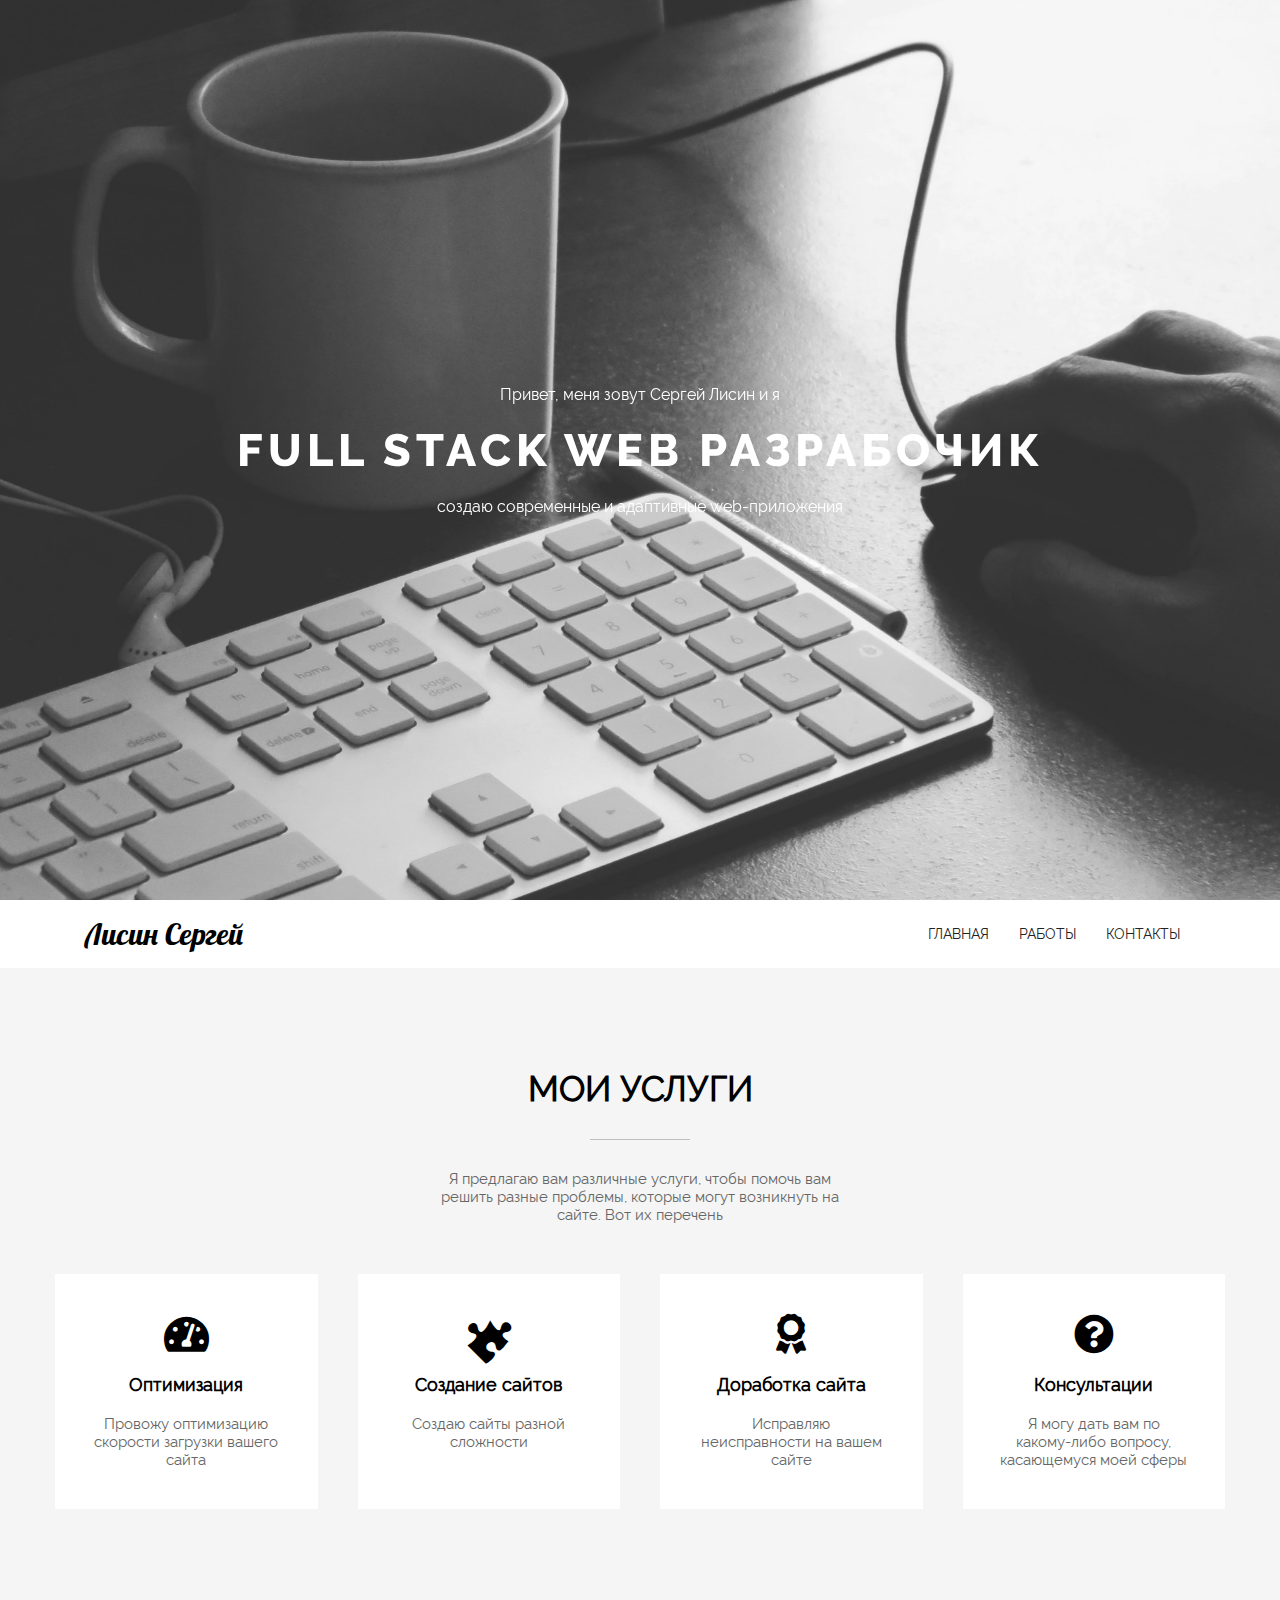
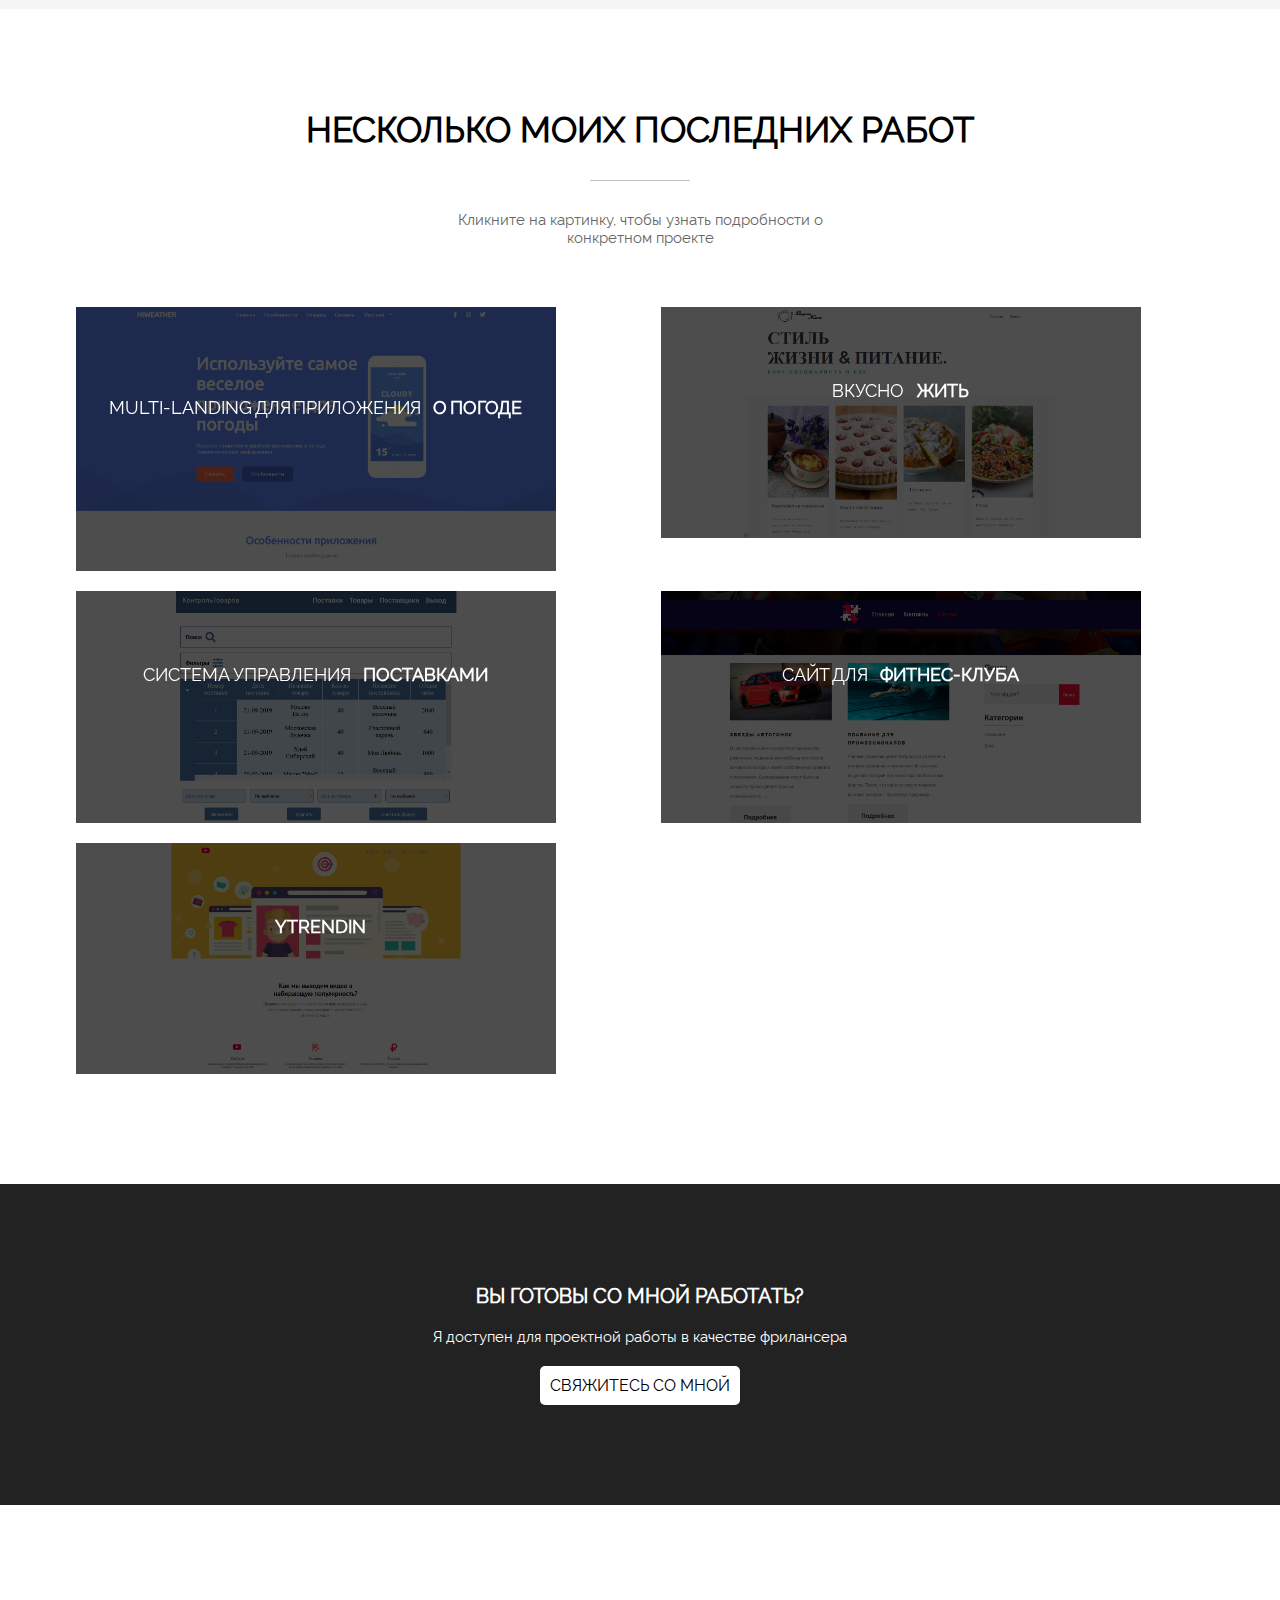
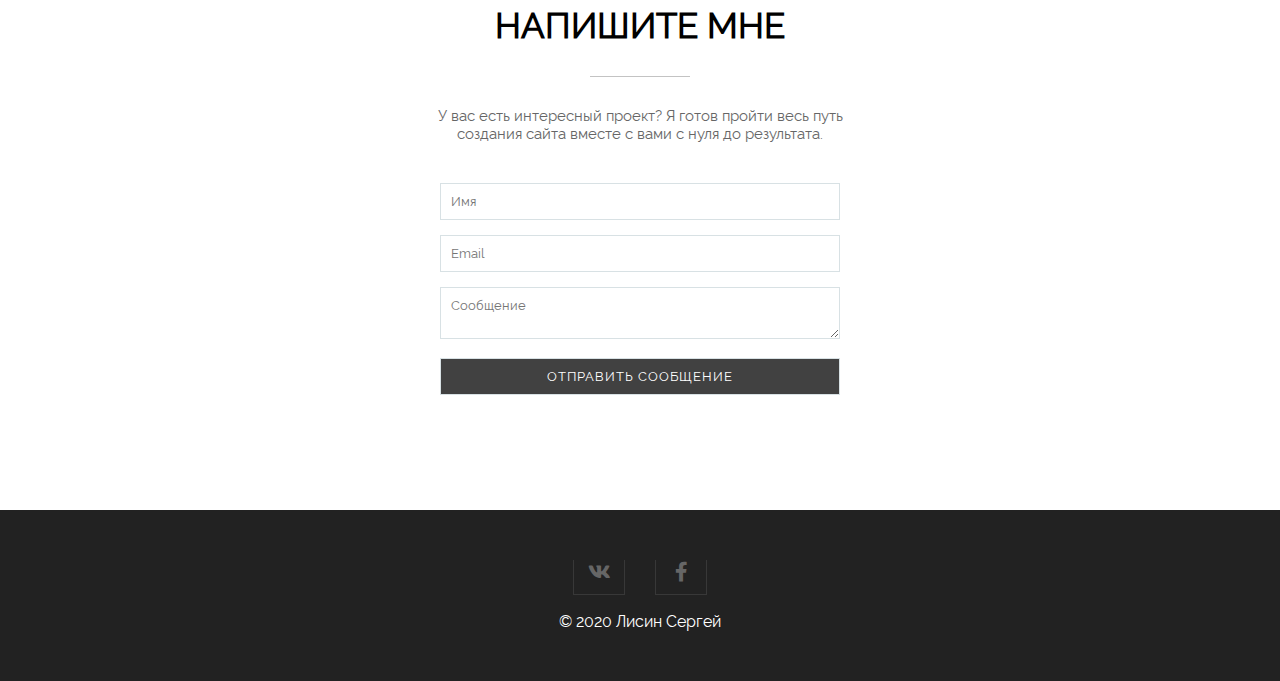
<file: index.html>
<!DOCTYPE html>
<html lang="en">
<head>
	<meta charset="UTF-8">
	<title>Portfolio</title>
	<meta name="viewport" content="width=device-width, initial-scale=1.0">
	<link href="libs/font-awesome/css/all.min.css" rel="stylesheet">
	<link rel="stylesheet" href="css/popup.css">
	<link rel="stylesheet" href="libs/slick/slick.css"> 
	<link rel="stylesheet" href="libs/slick/slick-theme.css"> 
	<link rel="stylesheet" href="css/set1.css">
	<link rel="stylesheet" href="css/styles.min.css">

</head>
<body>
	<section class="first_screen">
		<div class="wrapper_full">
			<div class="hello_block">
				<div class="image">
					<img src="images/cover.jpg" alt="">
				</div>
				<div class="overlay"></div>
				<div class="hello_block__name">
					Привет, меня зовут Сергей Лисин и я
				</div>
				<div class="hello_block__work">
					FULL STACK WEB Разрабочик
				</div>
				<div class="hello_block__desc">
					создаю современные и адаптивные web-приложения
				</div>
			</div>
		</div>
	</section>
	<header>
		<div class="wrapper">
			<div class="header">
				<div class="logo"><a href="index.html">Лисин Сергей</a></div>
				<nav>
					<div class="show_menu">Меню</div>
					<menu>
						<li><a href="#home">Главная</a></li>
						<li><a href="#works">Работы</a></li>
						<li><a href="#contact">Контакты</a></li>
					</menu>
				</nav>
			</div>
		</div>
	</header>
	<section class="my_skills_block" id="home">
		<div class="wrapper">
			<div class="my_skills">
				<div class="h2">Мои услуги</div>
				<div class="line"></div>
				<div class="description">Я предлагаю вам различные услуги, чтобы помочь вам решить разные проблемы, которые могут возникнуть на сайте. Вот их перечень</div>

				<div class="skills">
					<div class="skills_item">
						<div class="skills_item__image">
							<i class="fas fa-tachometer-alt"></i>
						</div>
						<div class="skills_item__title">
							Оптимизация
						</div>
						<div class="skills_item__description">
							Провожу оптимизацию скорости загрузки вашего сайта
						</div>
					</div>
					<div class="skills_item">
						<div class="skills_item__image">
							<i class="fas fa-puzzle-piece rotate_my"></i>
						</div>
						<div class="skills_item__title">
							Создание сайтов
						</div>
						<div class="skills_item__description">
							Создаю сайты разной сложности
						</div>
					</div>
					<div class="skills_item">
						<div class="skills_item__image">
							<i class="fas fa-award"></i>
						</div>
						<div class="skills_item__title">
							Доработка сайта
						</div>
						<div class="skills_item__description">
							Исправляю неисправности на вашем сайте
						</div>
					</div>
					<div class="skills_item">
						<div class="skills_item__image">
							<i class="fas fa-question-circle"></i>
						</div>
						<div class="skills_item__title">
							Консультации
						</div>
						<div class="skills_item__description">
							Я могу дать вам по какому-либо вопросу, касающемуся моей сферы
						</div>
					</div>
				</div>
			</div>
		</div>
	</section>
	<section class="my_works_block" id="works">
		<div class="wrapper">
			<div class="my_works">
				<div class="h2">Несколько моих последних работ</div>
				<div class="line"></div>
				<div class="description">Кликните на картинку, чтобы узнать подробности о конкретном проекте</div>

				
				<div class="works">	
					<div class="grid">
						<figure class="effect-bubba">
							<img src="images/works/hiweather/Screenshot_1.png" alt="img02"/>
							<figcaption>
								<h2>Multi-Landing для приложения <span>о погоде </span></h2>
								<p>Подробности проекта</p>
								<a href="hiweather.html">Узнать подробности</a>
							</figcaption>		
						</figure>
					</div>
					<div class="grid">
						<figure class="effect-bubba">
							<img src="images/works/work-food/demo.jpg" alt="img02"/>
							<figcaption>
								<h2>Вкусно <span>Жить</span></h2>
								<p>Подробности проекта</p>
								<a href="work-food.html">View more</a>
							</figcaption>		
						</figure>
					</div>
					<div class="grid">
						<figure class="effect-bubba">
							<img src="images/works/controltems/demo.jpg" alt="img02"/>
							<figcaption>
								<h2>Система управления <span>поставками</span></h2>
								<p>Подробности проекта</p>
								<a href="controltems.html">View more</a>
							</figcaption>		
						</figure>
					</div>
					<div class="grid">
						<figure class="effect-bubba">
							<img src="images/works/cms-puzzle/Screenshot_6.png" alt="img02"/>
							<figcaption>
								<h2>Сайт для <span> фитнес-клуба</span></h2>
								<p>Подробности проекта</p>
								<a href="cms-puzzle.html">Узнать подробности</a>
							</figcaption>		
						</figure>
					</div>
					<div class="grid">
						<figure class="effect-bubba">
							<img src="images/works/ytreding/demo.jpg" alt="img02"/>
							<figcaption>
								<h2><span>YTrendin</span></h2>
								<p>Подробности проекта</p>
								<a href="ytrending.html">View more</a>
							</figcaption>		
						</figure>
					</div>

				</div>
			</div>
		</div>
	</section>
	<section class="lets_begin_block">
		<div class="wrapper">
			<div class="lets_begin">
				<div class="h2 h2_lets_begin">Вы готовы со мной работать?</div>
				<div class="description description_lets_begin">Я доступен для проектной работы в качестве фрилансера</div>
				<div class="btn btn-white">Свяжитесь со мной</div>
			</div>
		</div>
	</section>
	<section class="contact_me_block" id="contact">
		<div class="wrapper">
			<div class="contact_me">
				<div class="h2">Напишите мне</div>
				<div class="line"></div>
				<div class="description">У вас есть интересный проект? Я готов пройти весь путь создания сайта вместе с вами с нуля до результата.</div>

				<div class="contact_me_form">
					<form method="POST"> 
						<div class="form_block">
							<input type="text" name="username" required placeholder="Имя">
						</div>
						<div class="form_block">
							<input type="email" name="email" required placeholder="Email">
						</div>
						<div class="form_block">
							<textarea name="message" placeholder="Сообщение"></textarea>
						</div>
						<div class="form_block">
							<input type="submit" value="Отправить сообщение">
						</div>
					</form>
				</div>
			</div>
		</div>
	</section>
	<footer>
		<div class="wrapper">
			<div class="footer">
				<div class="btns_social">
					<div class="btn_social">
						<a href="https://vk.com/hello_soft"><i class="fab fa-vk"></i></a>
					</div>
					<div class="btn_social">
						<a href="https://www.facebook.com/profile.php?id=100024296872642"><i class="fab fa-facebook-f"></i></a>
					</div>
				</div>
				<div class="copy">
					&copy; 2020 Лисин Сергей
				</div>
			</div>
		</div>
	</footer>



	<script src="js/libs.min.js"></script>
	<script src="libs/simpleParallax.js/simpleParallax.min.js"></script>
	<script src="libs/popup/popup.js"></script>
	<script src="libs/slick/slick.min.js"></script> 
	<script src="js/onload.js"></script>
</body>
</html>
</file>
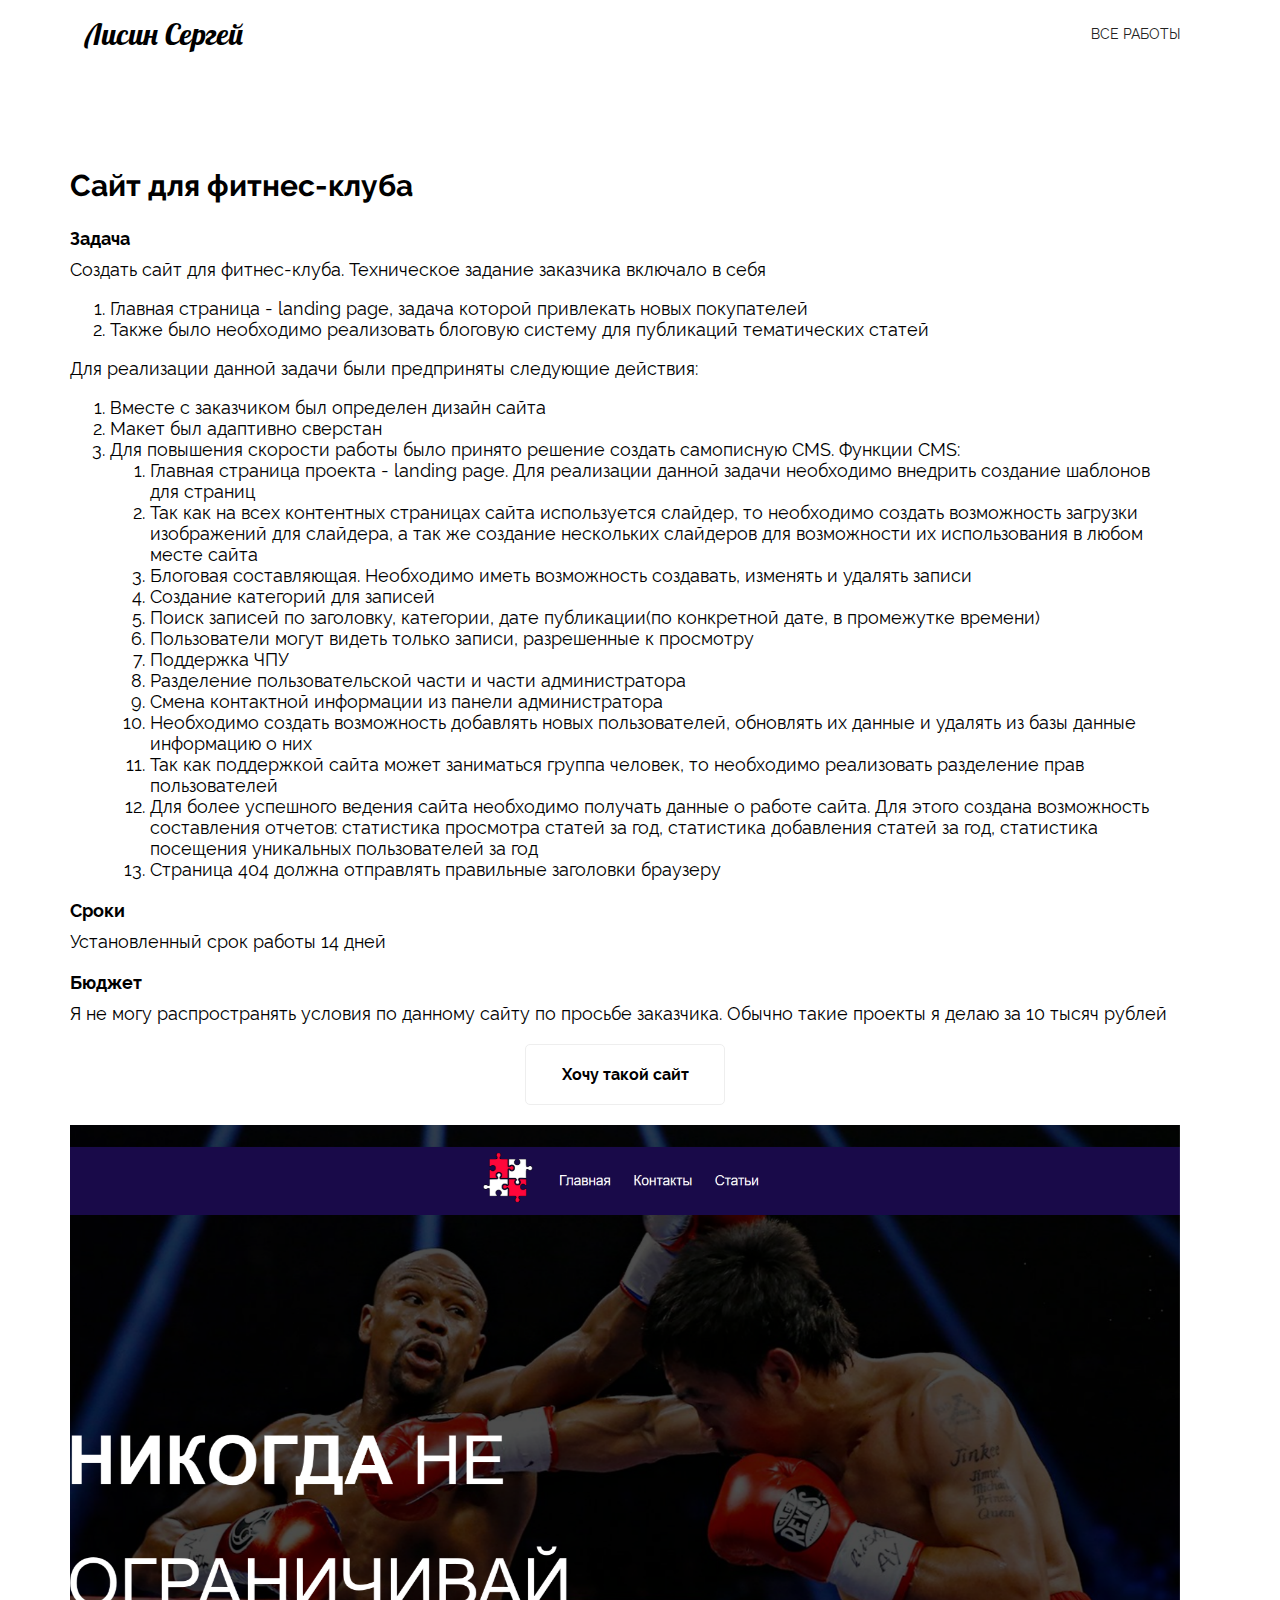
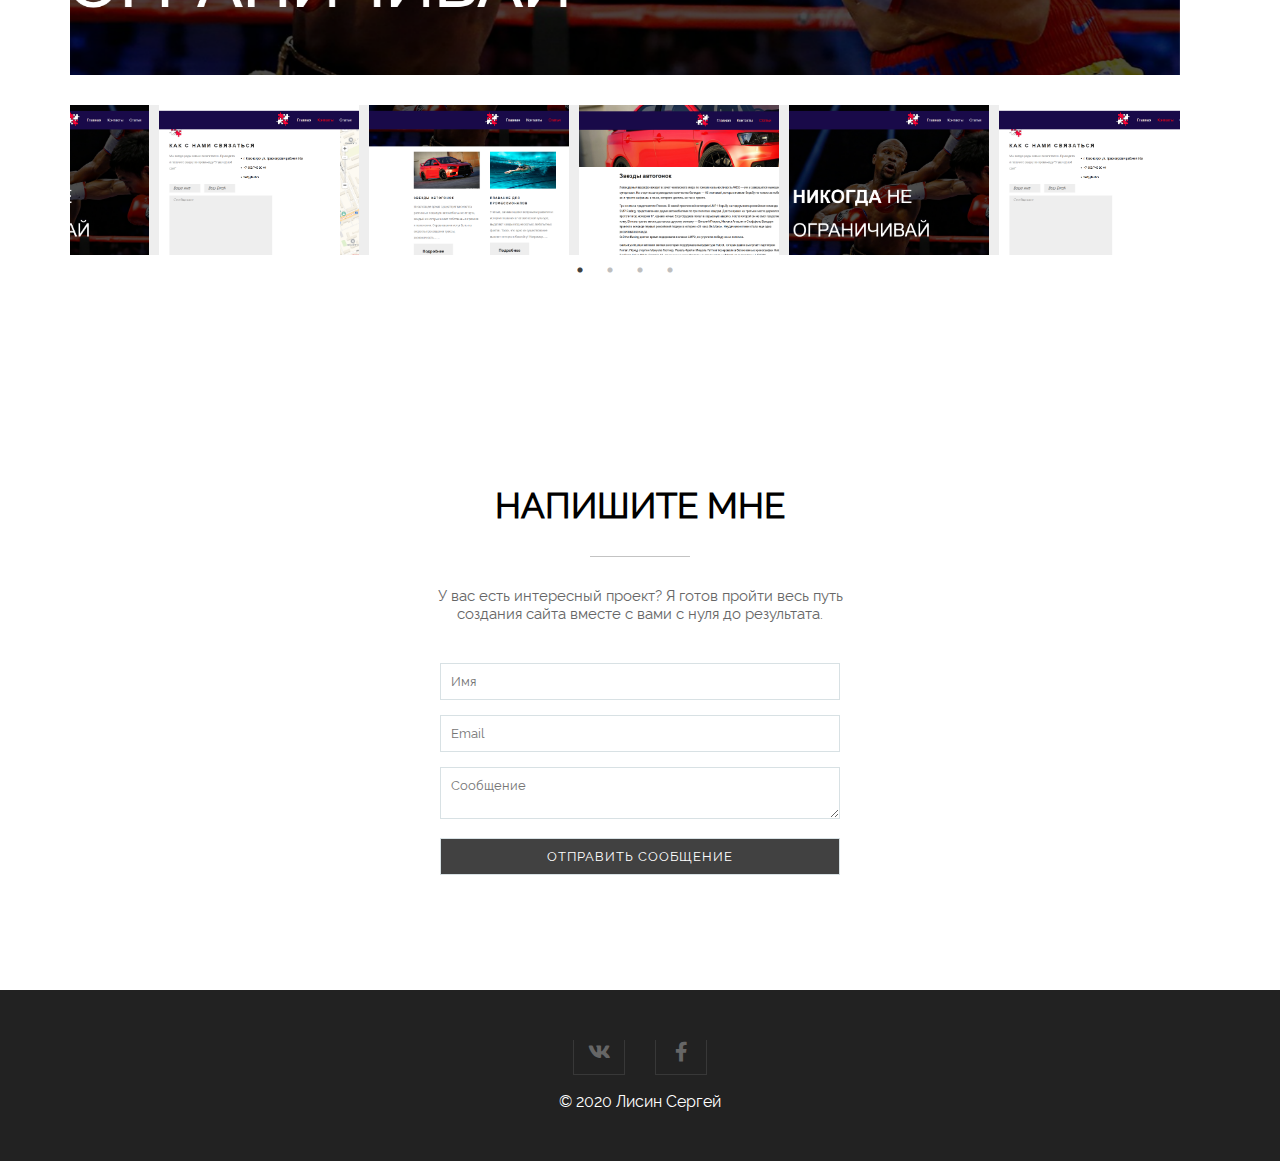
<file: cms-puzzle.html>
<!DOCTYPE html>
<html lang="en">
<head>
	<meta charset="UTF-8">
	<title>Portfolio</title>
	<link href="libs/font-awesome/css/all.min.css" rel="stylesheet">
	<link rel="stylesheet" href="libs/slick/slick.css"> 
	<link rel="stylesheet" href="libs/slick/slick-theme.css"> 
	<link rel="stylesheet" href="css/styles.min.css">

</head>
<body>
	<header>
		<div class="wrapper">
			<div class="header">
				<div class="logo"><a href="index.html">Лисин Сергей</a></div>
				<nav>
					<menu>
						<li><a href="index.html">Все работы</a></li>
					</menu>
				</nav>
			</div>
		</div>
	</header>
	<section class="my_works_block" id="works">
		<div class="wrapper">
			<div class="one_work">
				<div class="one_work__description">
					<div class="one_work__description--h2">Сайт для фитнес-клуба</div>
					<div class="one_work__description--task">Задача</div>
					<div class="one_work__description--task__text">Создать сайт для фитнес-клуба. Техническое задание заказчика включало в себя
						<ol>
							<li>Главная страница - landing page, задача которой привлекать новых покупателей</li>
							<li>Также было необходимо реализовать блоговую систему для публикаций тематических статей</li>
						</ol>
						Для реализации данной задачи были предприняты следующие действия:
						<ol>
							<li>Вместе с заказчиком был определен дизайн сайта</li>
							<li>Макет был адаптивно сверстан</li>
							<li>Для повышения скорости работы было принято решение создать самописную CMS. Функции CMS:</li>
								<ol>
									<li>Главная страница проекта - landing page. Для реализации данной задачи необходимо внедрить создание шаблонов для страниц</li>
									<li>Так как на всех контентных страницах сайта используется слайдер, то необходимо создать возможность загрузки изображений для слайдера, а так же создание нескольких слайдеров для возможности их использования в любом месте сайта</li>
									<li>Блоговая составляющая. Необходимо иметь возможность создавать, изменять и удалять записи</li>
									<li>Создание категорий для записей</li>
									<li>Поиск записей по заголовку, категории, дате публикации(по конкретной дате, в промежутке времени)</li>
									<li>Пользователи могут видеть только записи, разрешенные к просмотру</li>
									<li>Поддержка ЧПУ</li>
									<li>Разделение пользовательской части и части администратора</li>
									<li>Смена контактной информации из панели администратора</li>
									<li>Необходимо создать возможность добавлять новых пользователей, обновлять их данные и удалять из базы данные информацию о них</li>
									<li>Так как поддержкой сайта может заниматься группа человек, то необходимо реализовать разделение прав пользователей</li>
									<li>Для более успешного ведения сайта необходимо получать данные о работе сайта. Для этого создана возможность составления отчетов: статистика просмотра статей за год, статистика добавления статей за год, статистика посещения уникальных пользователей за год</li>
									<li>Страница 404 должна отправлять правильные заголовки браузеру</li>
								</ol>
						</ol>
					</div>
					<div class="one_work__description--time">Сроки</div>
					<div class="one_work__description--time__text">Установленный срок работы 14 дней</div>
					<div class="one_work__description--price">Бюджет</div>
					<div class="one_work__description--price__text">Я не могу распространять условия по данному сайту по просьбе заказчика. Обычно такие проекты я делаю за 10 тысяч рублей</div>
					<div class="one_work__description--btn"><a href="#contact">Хочу такой сайт</a></div>
				</div>
				<div class="one_work__slider">
					<div class="slider-for">
						<div class="image" style="background: url('images/works/cms-puzzle/Screenshot_4.png')"></div>
						<div class="image" style="background: url('images/works/cms-puzzle/Screenshot_5.png')"></div>
						<div class="image" style="background: url('images/works/cms-puzzle/Screenshot_6.png')"></div>
						<div class="image" style="background: url('images/works/cms-puzzle/Screenshot_7.png')"></div>
					</div>
					<div class="slider-nav">
						<div class="image" style="background: url('images/works/cms-puzzle/Screenshot_4.png')"></div>
						<div class="image" style="background: url('images/works/cms-puzzle/Screenshot_5.png')"></div>
						<div class="image" style="background: url('images/works/cms-puzzle/Screenshot_6.png')"></div>
						<div class="image" style="background: url('images/works/cms-puzzle/Screenshot_7.png')"></div>
					</div>
				</div>
			</div>
		</div>
	</section>
	<section class="contact_me_block" id="contact">
		<div class="wrapper">
			<div class="contact_me">
				<div class="h2">Напишите мне</div>
				<div class="line"></div>
				<div class="description">У вас есть интересный проект? Я готов пройти весь путь создания сайта вместе с вами с нуля до результата.</div>

				<div class="contact_me_form">
					<form method="POST"> 
						<div class="form_block">
							<input type="text" name="username" required placeholder="Имя">
						</div>
						<div class="form_block">
							<input type="email" name="email" required placeholder="Email">
						</div>
						<div class="form_block">
							<textarea name="message" placeholder="Сообщение"></textarea>
						</div>
						<div class="form_block">
							<input type="submit" value="Отправить сообщение">
						</div>
					</form>
				</div>
			</div>
		</div>
	</section>
	<footer>
		<div class="wrapper">
			<div class="footer">
				<div class="btns_social">
					<div class="btn_social">
						<a href="#"><i class="fab fa-vk"></i></a>
					</div>
					<div class="btn_social">
						<a href="#"><i class="fab fa-facebook-f"></i></a>
					</div>
				</div>
				<div class="copy">
					&copy; 2020 Лисин Сергей
				</div>
			</div>
		</div>
	</footer>



	<script src="js/libs.min.js"></script>
	<script src="libs/slick/slick.min.js"></script> 
	<script src="js/onload_work.js"></script>
</body>
</html>
</file>
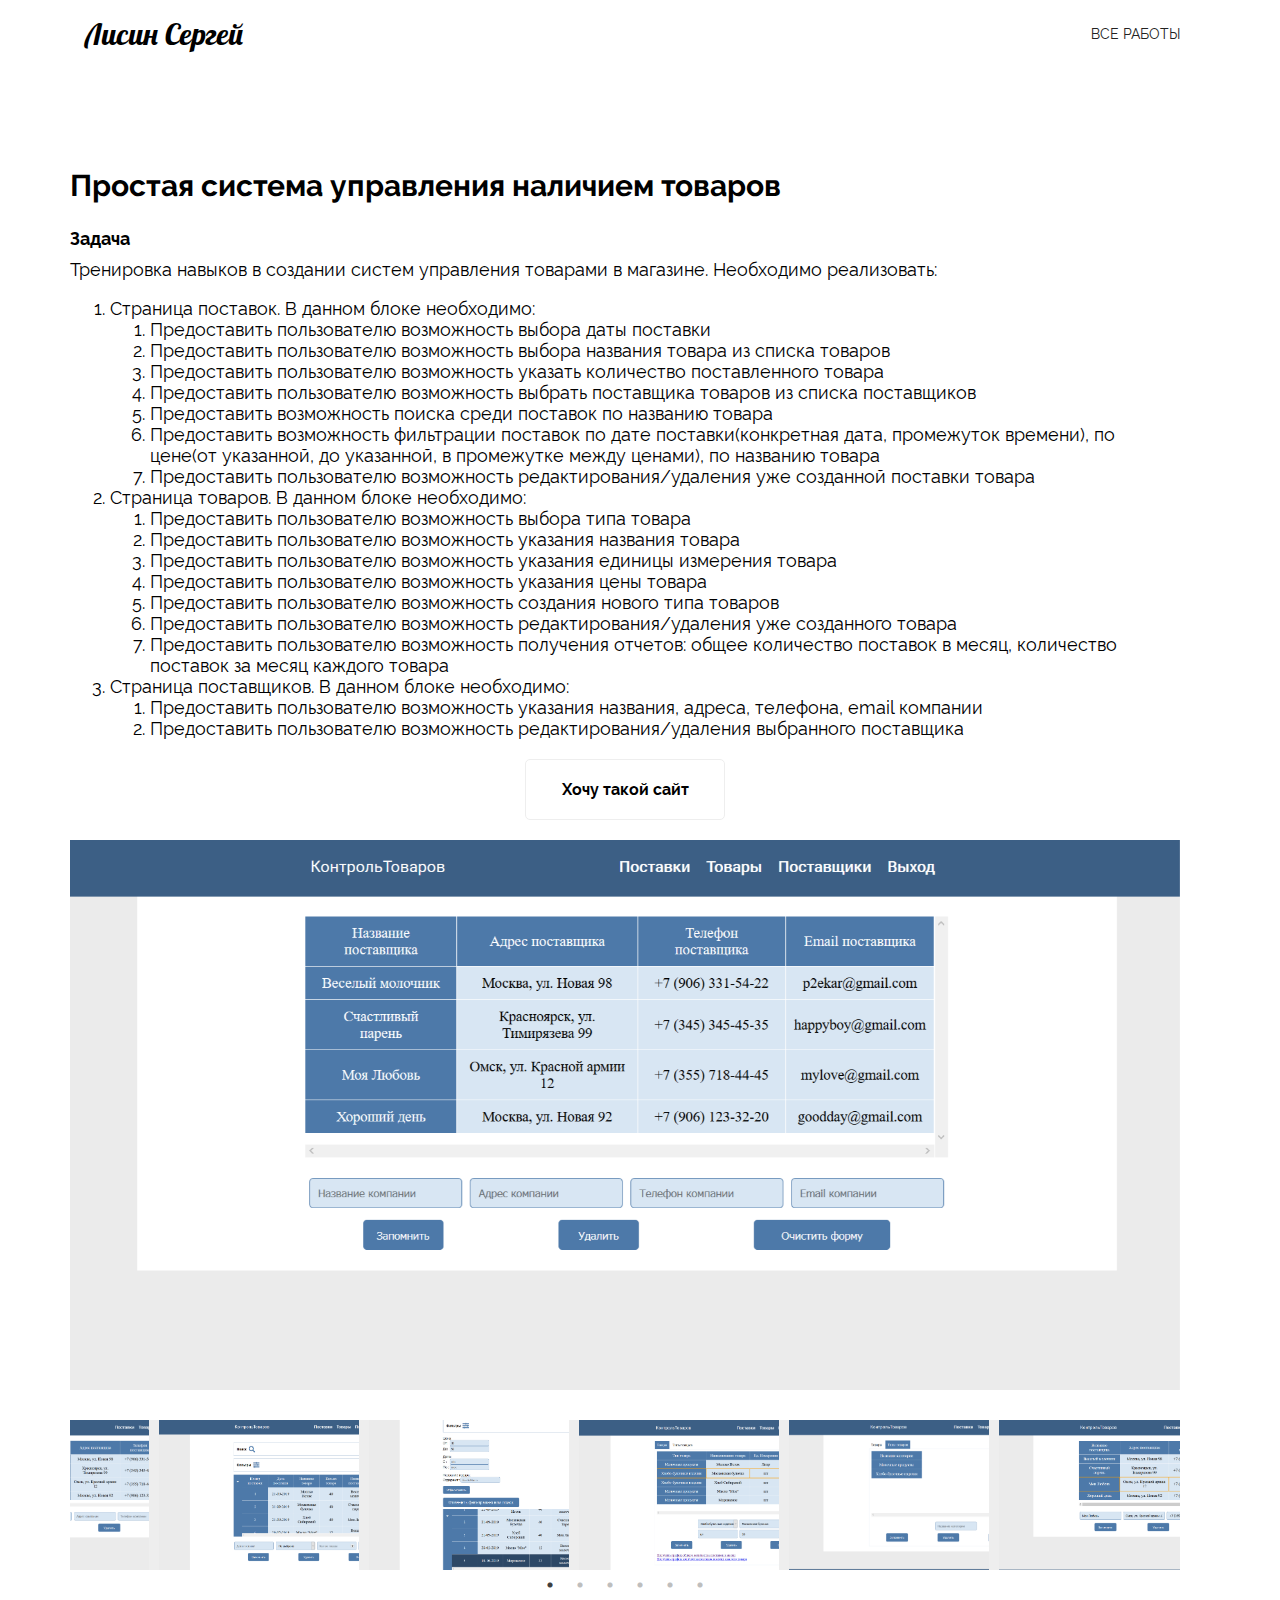
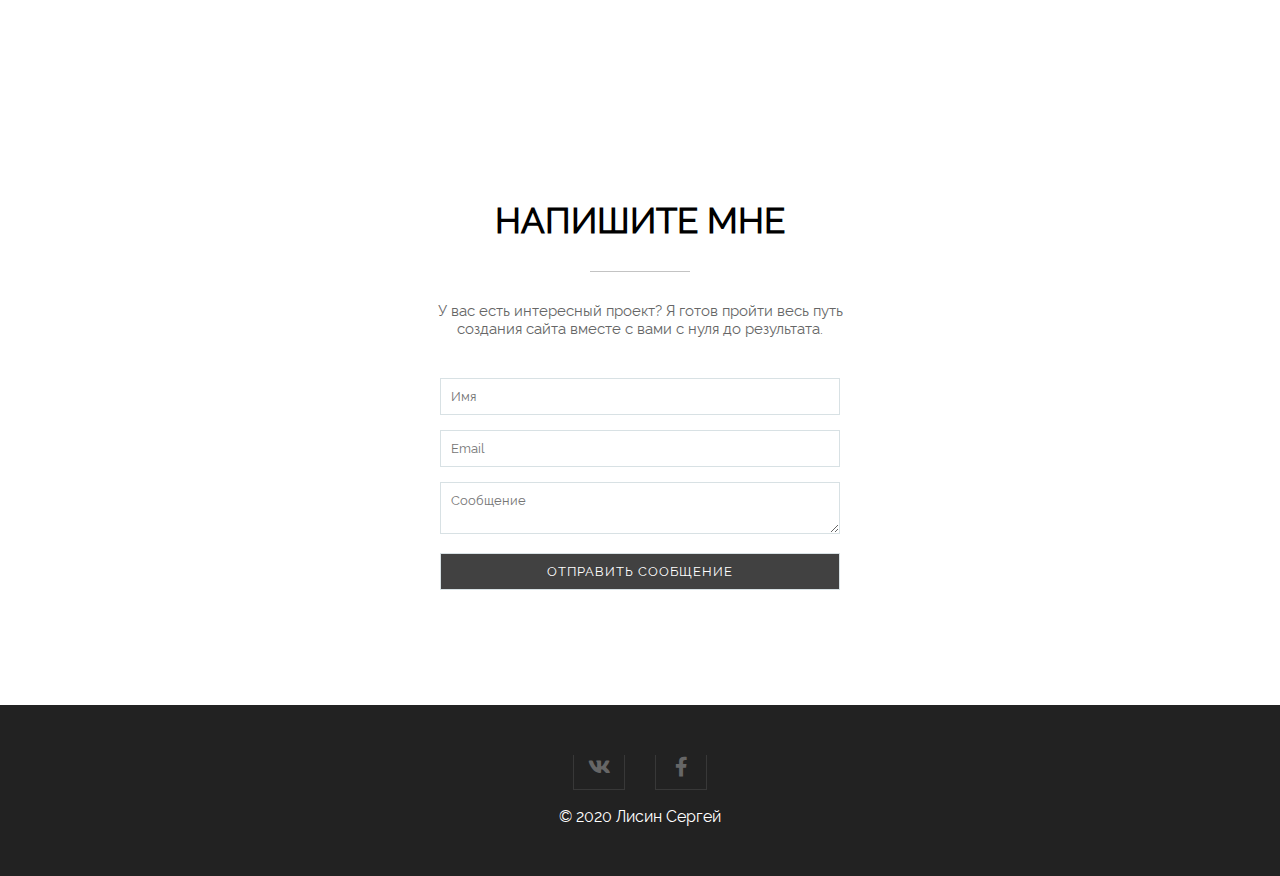
<file: controltems.html>
<!DOCTYPE html>
<html lang="en">
<head>
	<meta charset="UTF-8">
	<title>Portfolio</title>
	<link href="libs/font-awesome/css/all.min.css" rel="stylesheet">
	<link rel="stylesheet" href="libs/slick/slick.css"> 
	<link rel="stylesheet" href="libs/slick/slick-theme.css"> 
	<link rel="stylesheet" href="css/styles.min.css">

</head>
<body>
	<header>
		<div class="wrapper">
			<div class="header">
				<div class="logo"><a href="index.html">Лисин Сергей</a></div>
				<nav>
					<menu>
						<li><a href="index.html">Все работы</a></li>
					</menu>
				</nav>
			</div>
		</div>
	</header>
	<section class="my_works_block" id="works">
		<div class="wrapper">
			<div class="one_work">
				
				<div class="one_work__description">
					<div class="one_work__description--h2">Простая система управления наличием товаров</div>
					<div class="one_work__description--task">Задача</div>
					<div class="one_work__description--task__text">Тренировка навыков в создании систем управления товарами в магазине.
					Необходимо реализовать:
						<ol>
							<li>
								Страница поставок. В данном блоке необходимо:
								<ol>
									<li>Предоставить пользователю возможность выбора даты поставки</li>
									<li>Предоставить пользователю возможность выбора названия товара из списка товаров</li>
									<li>Предоставить пользователю возможность указать количество поставленного товара</li>
									<li>Предоставить пользователю возможность выбрать поставщика товаров из списка поставщиков</li>
									<li>Предоставить возможность поиска среди поставок по названию товара</li>
									<li>Предоставить возможность фильтрации поставок по дате поставки(конкретная дата, промежуток времени), по цене(от указанной, до указанной, в промежутке между ценами), по названию товара</li>
									<li>Предоставить пользователю возможность редактирования/удаления уже созданной поставки товара</li>
								</ol>
							</li>
							<li>
								Страница товаров. В данном блоке необходимо:
								<ol>
									<li>Предоставить пользователю возможность выбора типа товара</li>
									<li>Предоставить пользователю возможность указания названия товара</li>
									<li>Предоставить пользователю возможность указания единицы измерения товара</li>
									<li>Предоставить пользователю возможность указания цены товара</li>
									<li>Предоставить пользователю возможность создания нового типа товаров</li>
									<li>Предоставить пользователю возможность редактирования/удаления уже созданного товара</li>
									<li>Предоставить пользователю возможность получения отчетов: общее количество поставок в месяц, количество поставок за месяц каждого товара</li>
								</ol>
							</li>
							<li>
								Страница поставщиков. В данном блоке необходимо:
								<ol>
									<li>Предоставить пользователю возможность указания названия, адреса, телефона, email компании</li>
									<li>Предоставить пользователю возможность редактирования/удаления выбранного поставщика</li>
								</ol>
							</li>
						</ol>
					</div>
					<div class="one_work__description--btn"><a href="#contact">Хочу такой сайт</a></div>
				</div>
				<div class="one_work__slider">
					<div class="slider-for">
						<div class="image" style="background: url('images/works/controltems/Screenshot_1.png')"></div>
						<div class="image" style="background: url('images/works/controltems/Screenshot_2.png')"></div>
						<div class="image" style="background: url('images/works/controltems/Screenshot_3.png')"></div>
						<div class="image" style="background: url('images/works/controltems/Screenshot_4.png')"></div>
						<div class="image" style="background: url('images/works/controltems/Screenshot_5.png')"></div>
						<div class="image" style="background: url('images/works/controltems/Screenshot_6.png')"></div>
					</div>
					<div class="slider-nav">
						<div class="image" style="background: url('images/works/controltems/Screenshot_1.png')"></div>
						<div class="image" style="background: url('images/works/controltems/Screenshot_2.png')"></div>
						<div class="image" style="background: url('images/works/controltems/Screenshot_3.png')"></div>
						<div class="image" style="background: url('images/works/controltems/Screenshot_4.png')"></div>
						<div class="image" style="background: url('images/works/controltems/Screenshot_5.png')"></div>
						<div class="image" style="background: url('images/works/controltems/Screenshot_6.png')"></div>
					</div>
				</div>
			</div>
		</div>
	</section>
	<section class="contact_me_block" id="contact">
		<div class="wrapper">
			<div class="contact_me">
				<div class="h2">Напишите мне</div>
				<div class="line"></div>
				<div class="description">У вас есть интересный проект? Я готов пройти весь путь создания сайта вместе с вами с нуля до результата.</div>

				<div class="contact_me_form">
					<form method="POST"> 
						<div class="form_block">
							<input type="text" name="username" required placeholder="Имя">
						</div>
						<div class="form_block">
							<input type="email" name="email" required placeholder="Email">
						</div>
						<div class="form_block">
							<textarea name="message" placeholder="Сообщение"></textarea>
						</div>
						<div class="form_block">
							<input type="submit" value="Отправить сообщение">
						</div>
					</form>
				</div>
			</div>
		</div>
	</section>
	<footer>
		<div class="wrapper">
			<div class="footer">
				<div class="btns_social">
					<div class="btn_social">
						<a href="#"><i class="fab fa-vk"></i></a>
					</div>
					<div class="btn_social">
						<a href="#"><i class="fab fa-facebook-f"></i></a>
					</div>
				</div>
				<div class="copy">
					&copy; 2020 Лисин Сергей
				</div>
			</div>
		</div>
	</footer>



	<script src="js/libs.min.js"></script>
	<script src="libs/slick/slick.min.js"></script> 
	<script src="js/onload_work.js"></script>
</body>
</html>
</file>
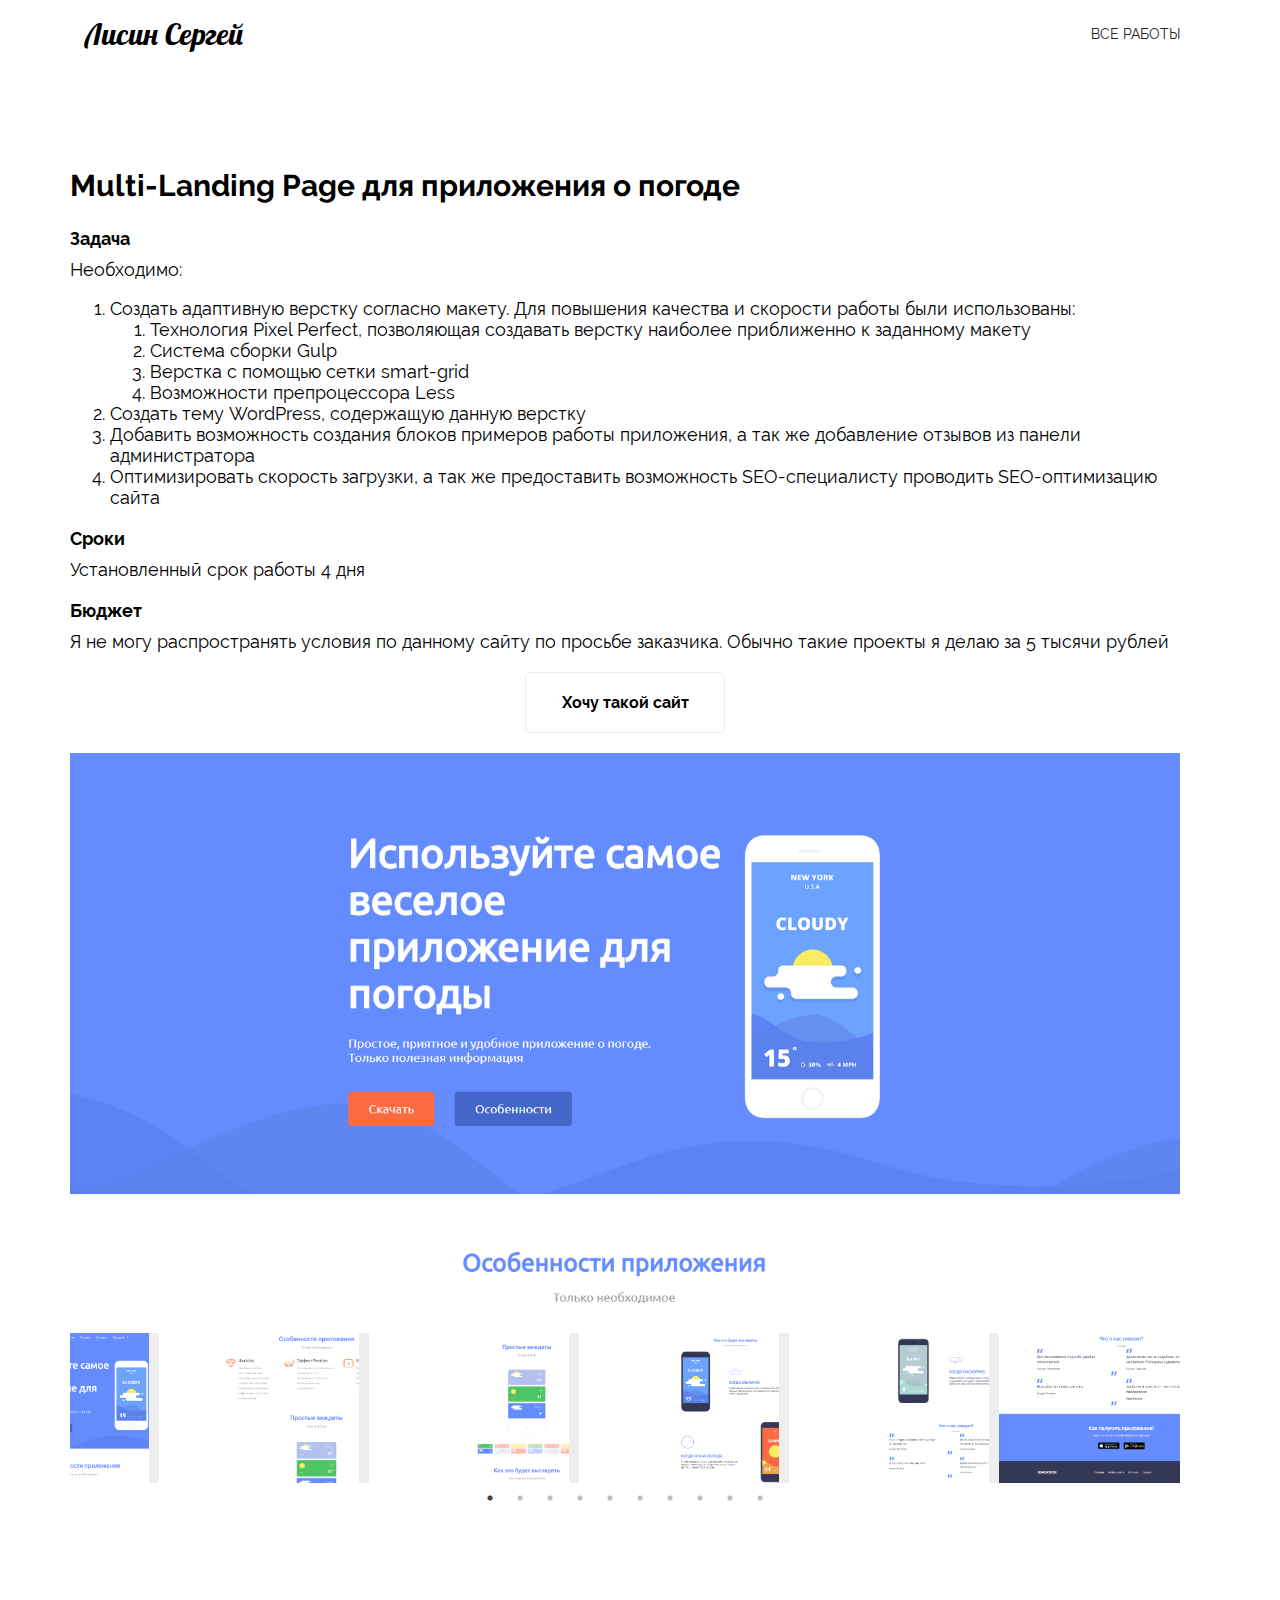
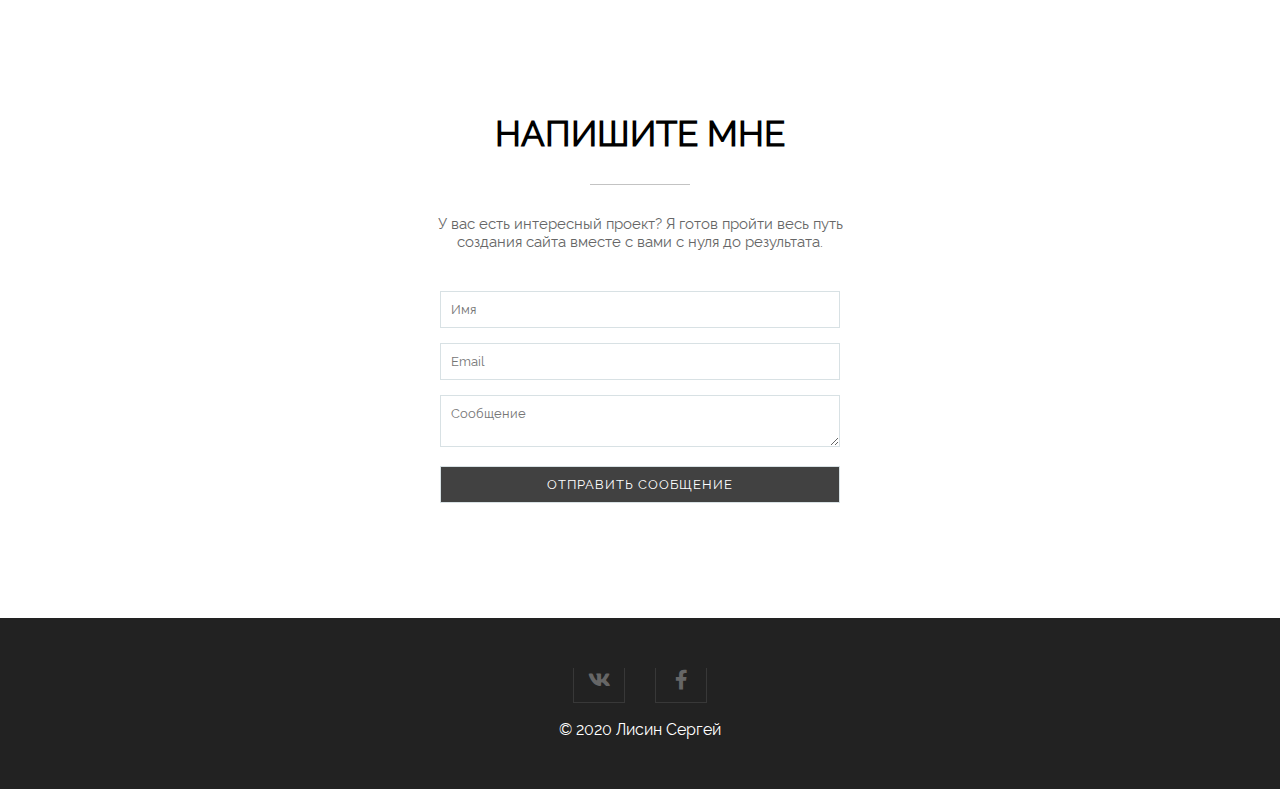
<file: hiweather.html>
<!DOCTYPE html>
<html lang="en">
<head>
	<meta charset="UTF-8">
	<title>Portfolio</title>
	<link href="libs/font-awesome/css/all.min.css" rel="stylesheet">
	<link rel="stylesheet" href="libs/slick/slick.css"> 
	<link rel="stylesheet" href="libs/slick/slick-theme.css"> 
	<link rel="stylesheet" href="css/styles.min.css">

</head>
<body>
	<header>
		<div class="wrapper">
			<div class="header">
				<div class="logo"><a href="index.html">Лисин Сергей</a></div>
				<nav>
					<menu>
						<li><a href="index.html">Все работы</a></li>
					</menu>
				</nav>
			</div>
		</div>
	</header>
	<section class="my_works_block" id="works">
		<div class="wrapper">
			<div class="one_work">
				
				<div class="one_work__description">
					<div class="one_work__description--h2">Multi-Landing Page для приложения о погоде</div>
					<div class="one_work__description--task">Задача</div>
					<div class="one_work__description--task__text">
						Необходимо:
						<ol>
							<li>
								Создать адаптивную верстку согласно макету. Для повышения качества и скорости работы были использованы:
								<ol>
									<li>Технология Pixel Perfect, позволяющая создавать верстку наиболее приближенно к заданному макету</li>
									<li>Система сборки Gulp</li>
									<li>Верстка с помощью сетки smart-grid</li>
									<li>Возможности препроцессора Less</li>
								</ol>
							</li>
							<li>Создать тему WordPress, содержащую данную верстку</li>
							<li>Добавить возможность создания блоков примеров работы приложения, а так же добавление отзывов из панели администратора</li>
							<li>Оптимизировать скорость загрузки, а так же предоставить возможность SEO-специалисту проводить SEO-оптимизацию сайта</li>
						</ol>
					</div>
					<div class="one_work__description--time">Сроки</div>
					<div class="one_work__description--time__text">Установленный срок работы 4 дня</div>
					<div class="one_work__description--price">Бюджет</div>
					<div class="one_work__description--price__text">Я не могу распространять условия по данному сайту по просьбе заказчика. Обычно такие проекты я делаю за 5 тысячи рублей</div>
					<div class="one_work__description--btn"><a href="#contact">Хочу такой сайт</a></div>
				</div>
				<div class="one_work__slider">
					<div class="slider-for">
						<div class="image" style="background: url('images/works/hiweather/Screenshot_1.png')"></div>
						<div class="image" style="background: url('images/works/hiweather/Screenshot_2.png')"></div>
						<div class="image" style="background: url('images/works/hiweather/Screenshot_3.png')"></div>
						<div class="image" style="background: url('images/works/hiweather/Screenshot_4.png')"></div>
						<div class="image" style="background: url('images/works/hiweather/Screenshot_5.png')"></div>
						<div class="image" style="background: url('images/works/hiweather/Screenshot_6.png')"></div>
						<div class="image" style="background: url('images/works/hiweather/Screenshot_7.png')"></div>
						<div class="image" style="background: url('images/works/hiweather/Screenshot_8.png')"></div>
						<div class="image" style="background: url('images/works/hiweather/Screenshot_9.png')"></div>
						<div class="image" style="background: url('images/works/hiweather/Screenshot_10.png')"></div>
					</div>
					<div class="slider-nav">
						<div class="image" style="background: url('images/works/hiweather/Screenshot_1.png')"></div>
						<div class="image" style="background: url('images/works/hiweather/Screenshot_2.png')"></div>
						<div class="image" style="background: url('images/works/hiweather/Screenshot_3.png')"></div>
						<div class="image" style="background: url('images/works/hiweather/Screenshot_4.png')"></div>
						<div class="image" style="background: url('images/works/hiweather/Screenshot_5.png')"></div>
						<div class="image" style="background: url('images/works/hiweather/Screenshot_6.png')"></div>
						<div class="image" style="background: url('images/works/hiweather/Screenshot_7.png')"></div>
						<div class="image" style="background: url('images/works/hiweather/Screenshot_8.png')"></div>
						<div class="image" style="background: url('images/works/hiweather/Screenshot_9.png')"></div>
						<div class="image" style="background: url('images/works/hiweather/Screenshot_10.png')"></div>
					</div>
				</div>
			</div>
		</div>
	</section>
	<section class="contact_me_block" id="contact">
		<div class="wrapper">
			<div class="contact_me">
				<div class="h2">Напишите мне</div>
				<div class="line"></div>
				<div class="description">У вас есть интересный проект? Я готов пройти весь путь создания сайта вместе с вами с нуля до результата.</div>

				<div class="contact_me_form">
					<form method="POST"> 
						<div class="form_block">
							<input type="text" name="username" required placeholder="Имя">
						</div>
						<div class="form_block">
							<input type="email" name="email" required placeholder="Email">
						</div>
						<div class="form_block">
							<textarea name="message" placeholder="Сообщение"></textarea>
						</div>
						<div class="form_block">
							<input type="submit" value="Отправить сообщение">
						</div>
					</form>
				</div>
			</div>
		</div>
	</section>
	<footer>
		<div class="wrapper">
			<div class="footer">
				<div class="btns_social">
					<div class="btn_social">
						<a href="#"><i class="fab fa-vk"></i></a>
					</div>
					<div class="btn_social">
						<a href="#"><i class="fab fa-facebook-f"></i></a>
					</div>
				</div>
				<div class="copy">
					&copy; 2020 Лисин Сергей
				</div>
			</div>
		</div>
	</footer>



	<script src="js/libs.min.js"></script>
	<script src="libs/slick/slick.min.js"></script> 
	<script src="js/onload_work.js"></script>
</body>
</html>
</file>
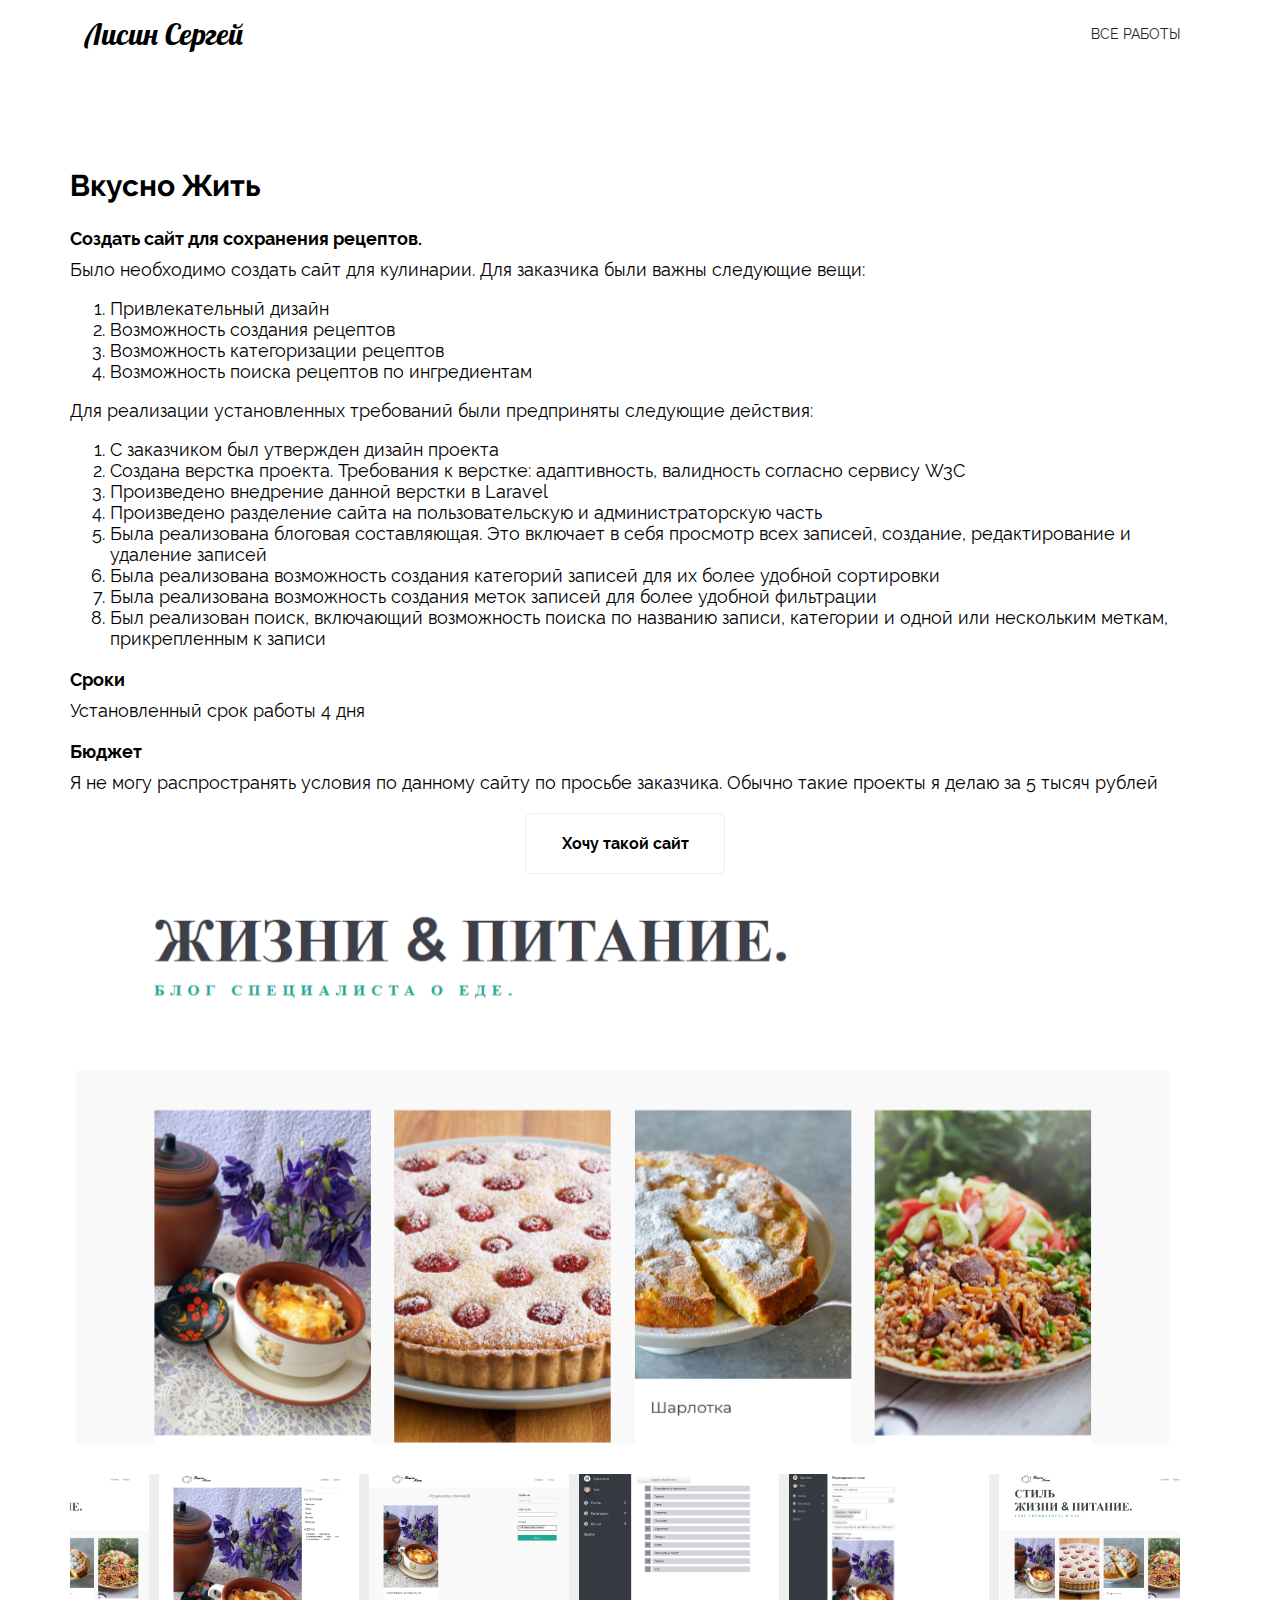
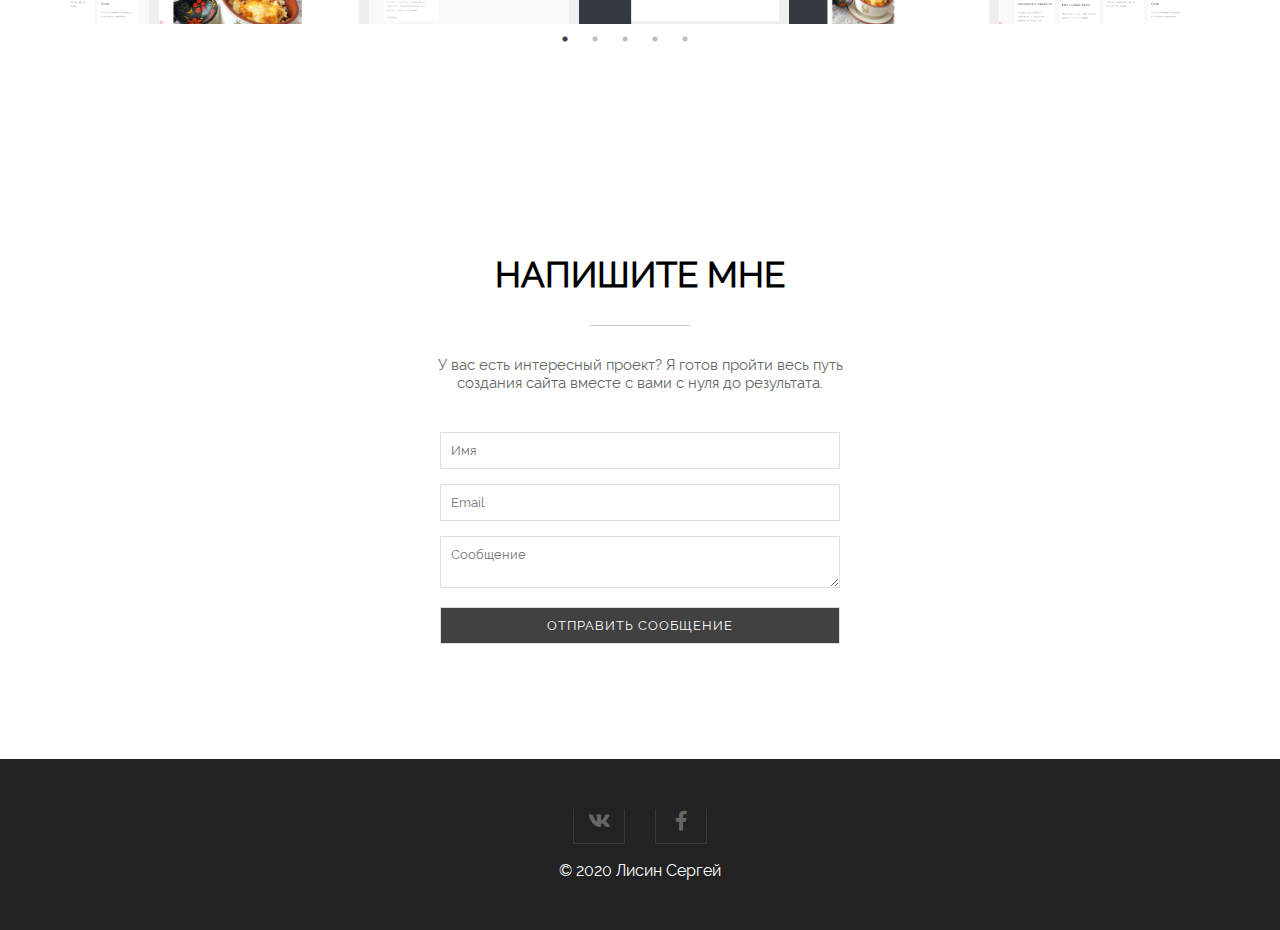
<file: work-food.html>
<!DOCTYPE html>
<html lang="en">
<head>
	<meta charset="UTF-8">
	<title>Portfolio</title>
	<link href="libs/font-awesome/css/all.min.css" rel="stylesheet">
	<link rel="stylesheet" href="libs/slick/slick.css"> 
	<link rel="stylesheet" href="libs/slick/slick-theme.css"> 
	<link rel="stylesheet" href="css/styles.min.css">

</head>
<body>
	<header>
		<div class="wrapper">
			<div class="header">
				<div class="logo"><a href="index.html">Лисин Сергей</a></div>
				<nav>
					<menu>
						<li><a href="index.html">Все работы</a></li>
					</menu>
				</nav>
			</div>
		</div>
	</header>
	<section class="my_works_block" id="works">
		<div class="wrapper">
			<div class="one_work">
				<div class="one_work__description">
					<div class="one_work__description--h2">Вкусно Жить</div>
					<div class="one_work__description--task">Создать сайт для сохранения рецептов.</div>
					<div class="one_work__description--task__text">Было необходимо создать сайт для кулинарии. Для заказчика были важны следующие вещи:
						<ol>
							<li>Привлекательный дизайн</li>
							<li>Возможность создания рецептов</li>
							<li>Возможность категоризации рецептов</li>
							<li>Возможность поиска рецептов по ингредиентам</li>
						</ol>
						Для реализации установленных требований были предприняты следующие действия:
						<ol>
							<li>С заказчиком был утвержден дизайн проекта</li>
							<li>Создана верстка проекта. Требования к верстке: адаптивность, валидность согласно сервису W3C</li>
							<li>Произведено внедрение данной верстки в Laravel</li>
							<li>Произведено разделение сайта на пользовательскую и администраторскую часть</li>
							<li>Была реализована блоговая составляющая. Это включает в себя просмотр всех записей, создание, редактирование и удаление записей</li>
							<li>Была реализована возможность создания категорий записей для их более удобной сортировки</li>
							<li>Была реализована возможность создания меток записей для более удобной фильтрации</li>
							<li>Был реализован поиск, включающий возможность поиска по названию записи, категории и одной или нескольким меткам, прикрепленным к записи</li>
						</ol>
					</div>
					<div class="one_work__description--time">Сроки</div>
					<div class="one_work__description--time__text">Установленный срок работы 4 дня</div>
					<div class="one_work__description--price">Бюджет</div>
					<div class="one_work__description--price__text">Я не могу распространять условия по данному сайту по просьбе заказчика. Обычно такие проекты я делаю за 5 тысяч рублей</div>
					<div class="one_work__description--btn"><a href="#contact">Хочу такой сайт</a></div>
				</div>
				<div class="one_work__slider">
					<div class="slider-for">
						<div class="image" style="background: url('images/works/work-food/Screenshot_1.png')"></div>
						<div class="image" style="background: url('images/works/work-food/Screenshot_2.png')"></div>
						<div class="image" style="background: url('images/works/work-food/Screenshot_3.png')"></div>
						<div class="image" style="background: url('images/works/work-food/Screenshot_4.png')"></div>
						<div class="image" style="background: url('images/works/work-food/Screenshot_5.png')"></div>
					</div>
					<div class="slider-nav">
						<div class="image" style="background: url('images/works/work-food/Screenshot_1.png')"></div>
						<div class="image" style="background: url('images/works/work-food/Screenshot_2.png')"></div>
						<div class="image" style="background: url('images/works/work-food/Screenshot_3.png')"></div>
						<div class="image" style="background: url('images/works/work-food/Screenshot_4.png')"></div>
						<div class="image" style="background: url('images/works/work-food/Screenshot_5.png')"></div>
					</div>
				</div>
			</div>
		</div>
	</section>
	<section class="contact_me_block" id="contact">
		<div class="wrapper">
			<div class="contact_me">
				<div class="h2">Напишите мне</div>
				<div class="line"></div>
				<div class="description">У вас есть интересный проект? Я готов пройти весь путь создания сайта вместе с вами с нуля до результата.</div>

				<div class="contact_me_form">
					<form method="POST"> 
						<div class="form_block">
							<input type="text" name="username" required placeholder="Имя">
						</div>
						<div class="form_block">
							<input type="email" name="email" required placeholder="Email">
						</div>
						<div class="form_block">
							<textarea name="message" placeholder="Сообщение"></textarea>
						</div>
						<div class="form_block">
							<input type="submit" value="Отправить сообщение">
						</div>
					</form>
				</div>
			</div>
		</div>
	</section>
	<footer>
		<div class="wrapper">
			<div class="footer">
				<div class="btns_social">
					<div class="btn_social">
						<a href="#"><i class="fab fa-vk"></i></a>
					</div>
					<div class="btn_social">
						<a href="#"><i class="fab fa-facebook-f"></i></a>
					</div>
				</div>
				<div class="copy">
					&copy; 2020 Лисин Сергей
				</div>
			</div>
		</div>
	</footer>



	<script src="js/libs.min.js"></script>
	<script src="libs/slick/slick.min.js"></script> 
	<script src="js/onload_work.js"></script>
</body>
</html>
</file>
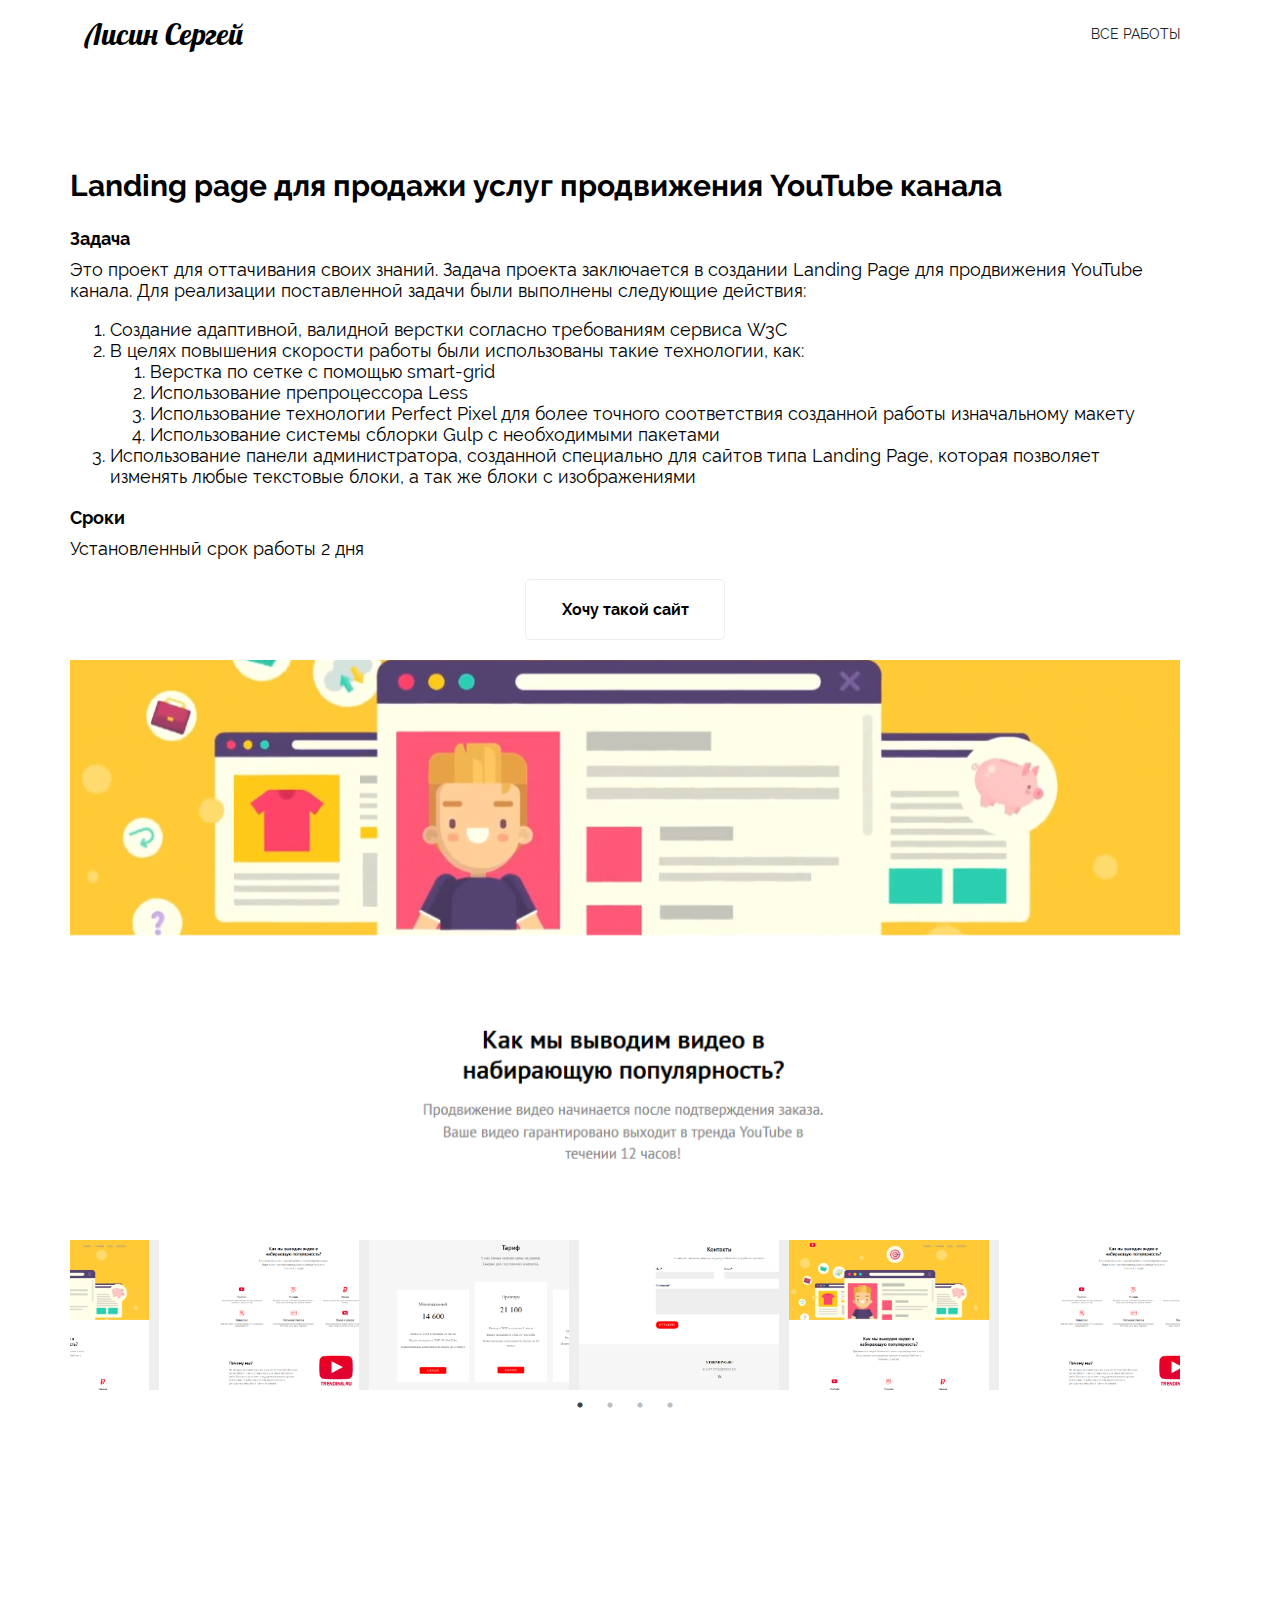
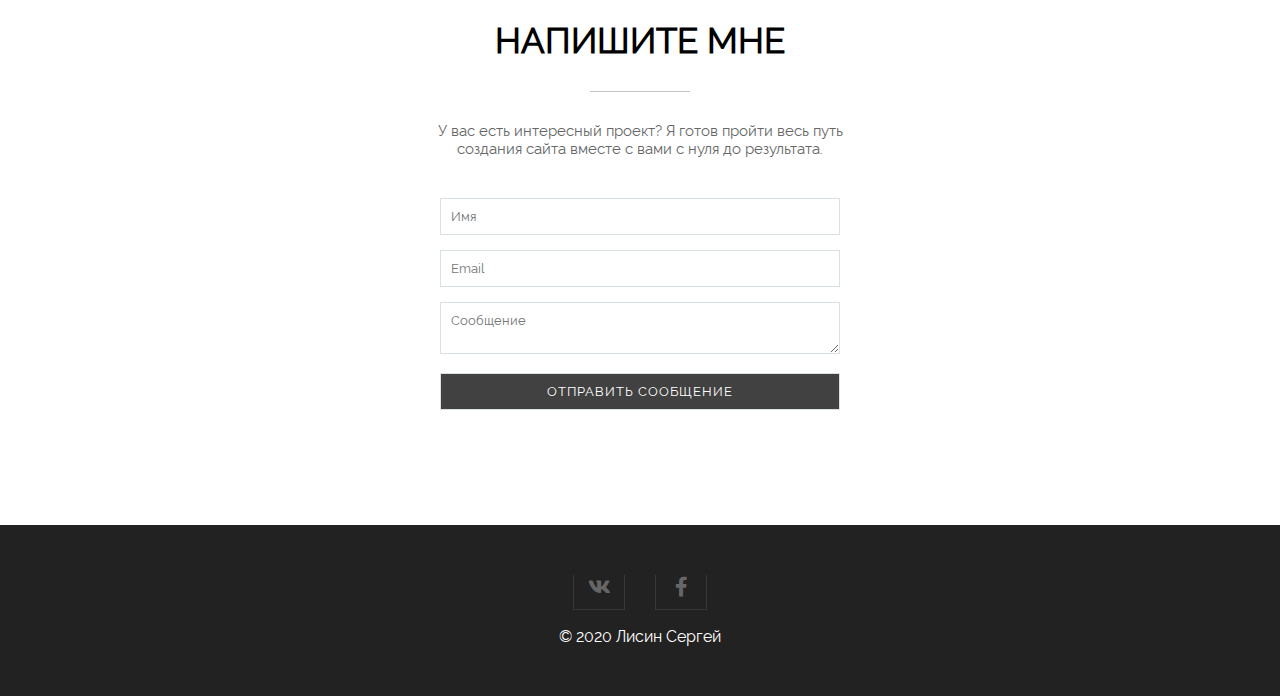
<file: ytrending.html>
<!DOCTYPE html>
<html lang="en">
<head>
	<meta charset="UTF-8">
	<title>Portfolio</title>
	<link href="libs/font-awesome/css/all.min.css" rel="stylesheet">
	<link rel="stylesheet" href="libs/slick/slick.css"> 
	<link rel="stylesheet" href="libs/slick/slick-theme.css"> 
	<link rel="stylesheet" href="css/styles.min.css">

</head>
<body>
	<header>
		<div class="wrapper">
			<div class="header">
				<div class="logo"><a href="index.html">Лисин Сергей</a></div>
				<nav>
					<menu>
						<li><a href="index.html">Все работы</a></li>
					</menu>
				</nav>
			</div>
		</div>
	</header>
	<section class="my_works_block" id="works">
		<div class="wrapper">
			<div class="one_work">
				
				<div class="one_work__description">
					<div class="one_work__description--h2">Landing page для продажи услуг продвижения YouTube канала</div>
					<div class="one_work__description--task">Задача</div>
					<div class="one_work__description--task__text">Это проект для оттачивания своих знаний. Задача проекта заключается в создании Landing Page для продвижения YouTube канала. Для реализации поставленной задачи были выполнены следующие действия:
						<ol>
							<li>Создание адаптивной, валидной верстки согласно требованиям сервиса W3C</li>
							<li>В целях повышения скорости работы были использованы такие технологии, как: </li>
							<ol>
								<li>Верстка по сетке с помощью smart-grid</li>
								<li>Использование препроцессора Less</li>
								<li>Использование технологии Perfect Pixel для более точного соответствия созданной работы изначальному макету</li>
								<li>Использование системы сблорки Gulp с необходимыми пакетами</li>
							</ol>
							<li>Использование панели администратора, созданной специально для сайтов типа Landing Page, которая позволяет изменять любые текстовые блоки, а так же блоки с изображениями</li>
						</ol>

					</div>
					<div class="one_work__description--time">Сроки</div>
					<div class="one_work__description--time__text">Установленный срок работы 2 дня</div>
					<div class="one_work__description--btn"><a href="#contact">Хочу такой сайт</a></div>
				</div>
				<div class="one_work__slider">
					<div class="slider-for">
						<div class="image" style="background: url('images/works/ytreding/Screenshot_1.png')"></div>
						<div class="image" style="background: url('images/works/ytreding/Screenshot_3.png')"></div>
						<div class="image" style="background: url('images/works/ytreding/Screenshot_4.png')"></div>
						<div class="image" style="background: url('images/works/ytreding/Screenshot_5.png')"></div>
					</div>
					<div class="slider-nav">
						<div class="image" style="background: url('images/works/ytreding/Screenshot_1.png')"></div>
						<div class="image" style="background: url('images/works/ytreding/Screenshot_3.png')"></div>
						<div class="image" style="background: url('images/works/ytreding/Screenshot_4.png')"></div>
						<div class="image" style="background: url('images/works/ytreding/Screenshot_5.png')"></div>
					</div>
				</div>
			</div>
		</div>
	</section>
	<section class="contact_me_block" id="contact">
		<div class="wrapper">
			<div class="contact_me">
				<div class="h2">Напишите мне</div>
				<div class="line"></div>
				<div class="description">У вас есть интересный проект? Я готов пройти весь путь создания сайта вместе с вами с нуля до результата.</div>

				<div class="contact_me_form">
					<form method="POST"> 
						<div class="form_block">
							<input type="text" name="username" required placeholder="Имя">
						</div>
						<div class="form_block">
							<input type="email" name="email" required placeholder="Email">
						</div>
						<div class="form_block">
							<textarea name="message" placeholder="Сообщение"></textarea>
						</div>
						<div class="form_block">
							<input type="submit" value="Отправить сообщение">
						</div>
					</form>
				</div>
			</div>
		</div>
	</section>
	<footer>
		<div class="wrapper">
			<div class="footer">
				<div class="btns_social">
					<div class="btn_social">
						<a href="#"><i class="fab fa-vk"></i></a>
					</div>
					<div class="btn_social">
						<a href="#"><i class="fab fa-facebook-f"></i></a>
					</div>
				</div>
				<div class="copy">
					&copy; 2020 Лисин Сергей
				</div>
			</div>
		</div>
	</footer>



	<script src="js/libs.min.js"></script>
	<script src="libs/slick/slick.min.js"></script> 
	<script src="js/onload_work.js"></script>
</body>
</html>
</file>
<file: css/popup.css>
.overlay{
	position: fixed;
	top: 0;
	left: 0;
	width: 100%;
	height: 100vh;
	background: rgba(0,0,0,.8);
	z-index: 999;
	display: none;
}
.popup{
	padding: 20px;
	background: #fff;
	width: 90vw;
	margin: 20px auto;
	border-radius: 5px;
	z-index: 1000;
}
.showOverlay{
	display: block !important;
}
</file>
<file: css/set1.css>
@font-face {
	font-weight: normal;
	font-style: normal;
	font-family: 'feathericons';
	src:url('../fonts/feathericons/feathericons.eot?-8is7zf');
	src:url('../fonts/feathericons/feathericons.eot?#iefix-8is7zf') format('embedded-opentype'),
		url('../fonts/feathericons/feathericons.woff?-8is7zf') format('woff'),
		url('../fonts/feathericons/feathericons.ttf?-8is7zf') format('truetype'),
		url('../fonts/feathericons/feathericons.svg?-8is7zf#feathericons') format('svg');
}

.grid {
	position: relative;
	margin: 0 auto;
	padding: 1em 0 4em;
	max-width: 1000px;
	list-style: none;
	text-align: center;
}

/* Common style */
.grid figure {
	position: relative;
	float: left;
	overflow: hidden;
	margin: 10px 1%;
	min-width: 320px;
	max-width: 480px;
	max-height: 360px;
	width: 48%;
	background: #3085a3;
	text-align: center;
	cursor: pointer;
}

.grid figure img {
	position: relative;
	display: block;
	min-height: 100%;
	max-width: 100%;
	opacity: 0.8;
}

.grid figure figcaption {
	padding: 2em;
	color: #fff;
	text-transform: uppercase;
	font-size: 1.25em;
	-webkit-backface-visibility: hidden;
	backface-visibility: hidden;
}

.grid figure figcaption::before,
.grid figure figcaption::after {
	pointer-events: none;
}

.grid figure figcaption,
.grid figure figcaption > a {
	position: absolute;
	top: 0;
	left: 0;
	width: 100%;
	height: 100%;
}

/* Anchor will cover the whole item by default */
/* For some effects it will show as a button */
.grid figure figcaption > a {
	z-index: 1000;
	text-indent: 200%;
	white-space: nowrap;
	font-size: 0;
	opacity: 0;
}

.grid figure h2 {
	word-spacing: -0.15em;
	font-weight: 300;
}

.grid figure h2 span {
	font-weight: 800;
}

.grid figure h2,
.grid figure p {
	margin: 0;
}

.grid figure p {
	letter-spacing: 1px;
	font-size: 68.5%;
}

/* Individual effects */

/*---------------*/
/***** Lily *****/
/*---------------*/

figure.effect-lily img {
	max-width: none;
	width: -webkit-calc(100% + 50px);
	width: calc(100% + 50px);
	opacity: 0.7;
	-webkit-transition: opacity 0.35s, -webkit-transform 0.35s;
	transition: opacity 0.35s, transform 0.35s;
	-webkit-transform: translate3d(-40px,0, 0);
	transform: translate3d(-40px,0,0);
}

figure.effect-lily figcaption {
	text-align: left;
}

figure.effect-lily figcaption > div {
	position: absolute;
	bottom: 0;
	left: 0;
	padding: 2em;
	width: 100%;
	height: 50%;
}

figure.effect-lily h2,
figure.effect-lily p {
	-webkit-transform: translate3d(0,40px,0);
	transform: translate3d(0,40px,0);
}

figure.effect-lily h2 {
	-webkit-transition: -webkit-transform 0.35s;
	transition: transform 0.35s;
}

figure.effect-lily p {
	color: rgba(255,255,255,0.8);
	opacity: 0;
	-webkit-transition: opacity 0.2s, -webkit-transform 0.35s;
	transition: opacity 0.2s, transform 0.35s;
}

figure.effect-lily:hover img,
figure.effect-lily:hover p {
	opacity: 1;
}

figure.effect-lily:hover img,
figure.effect-lily:hover h2,
figure.effect-lily:hover p {
	-webkit-transform: translate3d(0,0,0);
	transform: translate3d(0,0,0);
}

figure.effect-lily:hover p {
	-webkit-transition-delay: 0.05s;
	transition-delay: 0.05s;
	-webkit-transition-duration: 0.35s;
	transition-duration: 0.35s;
}

/*---------------*/
/***** Sadie *****/
/*---------------*/

figure.effect-sadie figcaption::before {
	position: absolute;
	top: 0;
	left: 0;
	width: 100%;
	height: 100%;
	background: -webkit-linear-gradient(top, rgba(72,76,97,0) 0%, rgba(72,76,97,0.8) 75%);
	background: linear-gradient(to bottom, rgba(72,76,97,0) 0%, rgba(72,76,97,0.8) 75%);
	content: '';
	opacity: 0;
	-webkit-transform: translate3d(0,50%,0);
	transform: translate3d(0,50%,0);
}

figure.effect-sadie h2 {
	position: absolute;
	top: 50%;
	left: 0;
	width: 100%;
	color: #484c61;
	-webkit-transition: -webkit-transform 0.35s, color 0.35s;
	transition: transform 0.35s, color 0.35s;
	-webkit-transform: translate3d(0,-50%,0);
	transform: translate3d(0,-50%,0);
}

figure.effect-sadie figcaption::before,
figure.effect-sadie p {
	-webkit-transition: opacity 0.35s, -webkit-transform 0.35s;
	transition: opacity 0.35s, transform 0.35s;
}

figure.effect-sadie p {
	position: absolute;
	bottom: 0;
	left: 0;
	padding: 2em;
	width: 100%;
	opacity: 0;
	-webkit-transform: translate3d(0,10px,0);
	transform: translate3d(0,10px,0);
}

figure.effect-sadie:hover h2 {
	color: #fff;
	-webkit-transform: translate3d(0,-50%,0) translate3d(0,-40px,0);
	transform: translate3d(0,-50%,0) translate3d(0,-40px,0);
}

figure.effect-sadie:hover figcaption::before ,
figure.effect-sadie:hover p {
	opacity: 1;
	-webkit-transform: translate3d(0,0,0);
	transform: translate3d(0,0,0);
}

/*---------------*/
/***** Roxy *****/
/*---------------*/

figure.effect-roxy {
	background: -webkit-linear-gradient(45deg, #ff89e9 0%, #05abe0 100%);
	background: linear-gradient(45deg, #ff89e9 0%,#05abe0 100%);
}

figure.effect-roxy img {
	max-width: none;
	width: -webkit-calc(100% + 60px);
	width: calc(100% + 60px);
	-webkit-transition: opacity 0.35s, -webkit-transform 0.35s;
	transition: opacity 0.35s, transform 0.35s;
	-webkit-transform: translate3d(-50px,0,0);
	transform: translate3d(-50px,0,0);
}

figure.effect-roxy figcaption::before {
	position: absolute;
	top: 30px;
	right: 30px;
	bottom: 30px;
	left: 30px;
	border: 1px solid #fff;
	content: '';
	opacity: 0;
	-webkit-transition: opacity 0.35s, -webkit-transform 0.35s;
	transition: opacity 0.35s, transform 0.35s;
	-webkit-transform: translate3d(-20px,0,0);
	transform: translate3d(-20px,0,0);
}

figure.effect-roxy figcaption {
	padding: 3em;
	text-align: left;
}

figure.effect-roxy h2 {
	padding: 30% 0 10px 0;
}

figure.effect-roxy p {
	opacity: 0;
	-webkit-transition: opacity 0.35s, -webkit-transform 0.35s;
	transition: opacity 0.35s, transform 0.35s;
	-webkit-transform: translate3d(-10px,0,0);
	transform: translate3d(-10px,0,0);
}

figure.effect-roxy:hover img {
	opacity: 0.7;
	-webkit-transform: translate3d(0,0,0);
	transform: translate3d(0,0,0);
}

figure.effect-roxy:hover figcaption::before,
figure.effect-roxy:hover p {
	opacity: 1;
	-webkit-transform: translate3d(0,0,0);
	transform: translate3d(0,0,0);
}

/*---------------*/
/***** Bubba *****/
/*---------------*/

figure.effect-bubba {
	background: #9e5406;
}

figure.effect-bubba img {
	opacity: 0.7;
	-webkit-transition: opacity 0.35s;
	transition: opacity 0.35s;
}

figure.effect-bubba:hover img {
	opacity: 0.4;
}

figure.effect-bubba figcaption::before,
figure.effect-bubba figcaption::after {
	position: absolute;
	top: 30px;
	right: 30px;
	bottom: 30px;
	left: 30px;
	content: '';
	opacity: 0;
	-webkit-transition: opacity 0.35s, -webkit-transform 0.35s;
	transition: opacity 0.35s, transform 0.35s;
}

figure.effect-bubba figcaption::before {
	border-top: 1px solid #fff;
	border-bottom: 1px solid #fff;
	-webkit-transform: scale(0,1);
	transform: scale(0,1);
}

figure.effect-bubba figcaption::after {
	border-right: 1px solid #fff;
	border-left: 1px solid #fff;
	-webkit-transform: scale(1,0);
	transform: scale(1,0);
}

figure.effect-bubba h2 {
	padding-top: 30%;
	-webkit-transition: -webkit-transform 0.35s;
	transition: transform 0.35s;
	-webkit-transform: translate3d(0,-20px,0);
	transform: translate3d(0,-20px,0);
}

figure.effect-bubba p {
	padding: 20px 2.5em;
	opacity: 0;
	-webkit-transition: opacity 0.35s, -webkit-transform 0.35s;
	transition: opacity 0.35s, transform 0.35s;
	-webkit-transform: translate3d(0,20px,0);
	transform: translate3d(0,20px,0);
}

figure.effect-bubba:hover figcaption::before,
figure.effect-bubba:hover figcaption::after {
	opacity: 1;
	-webkit-transform: scale(1);
	transform: scale(1);
}

figure.effect-bubba:hover h2,
figure.effect-bubba:hover p {
	opacity: 1;
	-webkit-transform: translate3d(0,0,0);
	transform: translate3d(0,0,0);
}

/*---------------*/
/***** Romeo *****/
/*---------------*/

figure.effect-romeo {
	-webkit-perspective: 1000px;
	perspective: 1000px;
}

figure.effect-romeo img {
	-webkit-transition: opacity 0.35s, -webkit-transform 0.35s;
	transition: opacity 0.35s, transform 0.35s;
	-webkit-transform: translate3d(0,0,300px);
	transform: translate3d(0,0,300px);
}

figure.effect-romeo:hover img {
	opacity: 0.6;
	-webkit-transform: translate3d(0,0,0);
	transform: translate3d(0,0,0);
}

figure.effect-romeo figcaption::before,
figure.effect-romeo figcaption::after {
	position: absolute;
	top: 50%;
	left: 50%;
	width: 80%;
	height: 1px;
	background: #fff;
	content: '';
	-webkit-transition: opacity 0.35s, -webkit-transform 0.35s;
	transition: opacity 0.35s, transform 0.35s;
	-webkit-transform: translate3d(-50%,-50%,0);
	transform: translate3d(-50%,-50%,0);
}

figure.effect-romeo:hover figcaption::before {
	opacity: 0.5;
	-webkit-transform: translate3d(-50%,-50%,0) rotate(45deg);
	transform: translate3d(-50%,-50%,0) rotate(45deg);
}

figure.effect-romeo:hover figcaption::after {
	opacity: 0.5;
	-webkit-transform: translate3d(-50%,-50%,0) rotate(-45deg);
	transform: translate3d(-50%,-50%,0) rotate(-45deg);
}

figure.effect-romeo h2,
figure.effect-romeo p {
	position: absolute;
	top: 50%;
	left: 0;
	width: 100%;
	-webkit-transition: -webkit-transform 0.35s;
	transition: transform 0.35s;
}

figure.effect-romeo h2 {
	-webkit-transform: translate3d(0,-50%,0) translate3d(0,-150%,0);
	transform: translate3d(0,-50%,0) translate3d(0,-150%,0);
}

figure.effect-romeo p {
	padding: 0.25em 2em;
	-webkit-transform: translate3d(0,-50%,0) translate3d(0,150%,0);
	transform: translate3d(0,-50%,0) translate3d(0,150%,0);
}

figure.effect-romeo:hover h2 {
	-webkit-transform: translate3d(0,-50%,0) translate3d(0,-100%,0);
	transform: translate3d(0,-50%,0) translate3d(0,-100%,0);
}

figure.effect-romeo:hover p {
	-webkit-transform: translate3d(0,-50%,0) translate3d(0,100%,0);
	transform: translate3d(0,-50%,0) translate3d(0,100%,0);
}

/*---------------*/
/***** Layla *****/
/*---------------*/

figure.effect-layla {
	background: #18a367;
}

figure.effect-layla img {
	height: 390px;
}

figure.effect-layla figcaption {
	padding: 3em;
}

figure.effect-layla figcaption::before,
figure.effect-layla figcaption::after {
	position: absolute;
	content: '';
	opacity: 0;
}

figure.effect-layla figcaption::before {
	top: 50px;
	right: 30px;
	bottom: 50px;
	left: 30px;
	border-top: 1px solid #fff;
	border-bottom: 1px solid #fff;
	-webkit-transform: scale(0,1);
	transform: scale(0,1);
	-webkit-transform-origin: 0 0;
	transform-origin: 0 0;
}

figure.effect-layla figcaption::after {
	top: 30px;
	right: 50px;
	bottom: 30px;
	left: 50px;
	border-right: 1px solid #fff;
	border-left: 1px solid #fff;
	-webkit-transform: scale(1,0);
	transform: scale(1,0);
	-webkit-transform-origin: 100% 0;
	transform-origin: 100% 0;
}

figure.effect-layla h2 {
	padding-top: 26%;
	-webkit-transition: -webkit-transform 0.35s;
	transition: transform 0.35s;
}

figure.effect-layla p {
	padding: 0.5em 2em;
	text-transform: none;
	opacity: 0;
	-webkit-transform: translate3d(0,-10px,0);
	transform: translate3d(0,-10px,0);
}

figure.effect-layla img,
figure.effect-layla h2 {
	-webkit-transform: translate3d(0,-30px,0);
	transform: translate3d(0,-30px,0);
}

figure.effect-layla img,
figure.effect-layla figcaption::before,
figure.effect-layla figcaption::after,
figure.effect-layla p {
	-webkit-transition: opacity 0.35s, -webkit-transform 0.35s;
	transition: opacity 0.35s, transform 0.35s;
}

figure.effect-layla:hover img {
	opacity: 0.7;
	-webkit-transform: translate3d(0,0,0);
	transform: translate3d(0,0,0);
}

figure.effect-layla:hover figcaption::before,
figure.effect-layla:hover figcaption::after {
	opacity: 1;
	-webkit-transform: scale(1);
	transform: scale(1);
}

figure.effect-layla:hover h2,
figure.effect-layla:hover p {
	opacity: 1;
	-webkit-transform: translate3d(0,0,0);
	transform: translate3d(0,0,0);
}

figure.effect-layla:hover figcaption::after,
figure.effect-layla:hover h2,
figure.effect-layla:hover p,
figure.effect-layla:hover img {
	-webkit-transition-delay: 0.15s;
	transition-delay: 0.15s;
}

/*---------------*/
/***** Honey *****/
/*---------------*/

figure.effect-honey {
	background: #4a3753;
}

figure.effect-honey img {
	opacity: 0.9;
	-webkit-transition: opacity 0.35s;
	transition: opacity 0.35s;
}

figure.effect-honey:hover img {
	opacity: 0.5;
}

figure.effect-honey figcaption::before {
	position: absolute;
	bottom: 0;
	left: 0;
	width: 100%;
	height: 10px;
	background: #fff;
	content: '';
	-webkit-transform: translate3d(0,10px,0);
	transform: translate3d(0,10px,0);
}

figure.effect-honey h2 {
	position: absolute;
	bottom: 0;
	left: 0;
	padding: 1em 1.5em;
	width: 100%;
	text-align: left;
	-webkit-transform: translate3d(0,-30px,0);
	transform: translate3d(0,-30px,0);
}

figure.effect-honey h2 i {
	font-style: normal;
	opacity: 0;
	-webkit-transition: opacity 0.35s, -webkit-transform 0.35s;
	transition: opacity 0.35s, transform 0.35s;
	-webkit-transform: translate3d(0,-30px,0);
	transform: translate3d(0,-30px,0);
}

figure.effect-honey figcaption::before,
figure.effect-honey h2 {
	-webkit-transition: -webkit-transform 0.35s;
	transition: transform 0.35s;
}

figure.effect-honey:hover figcaption::before,
figure.effect-honey:hover h2,
figure.effect-honey:hover h2 i {
	opacity: 1;
	-webkit-transform: translate3d(0,0,0);
	transform: translate3d(0,0,0);
}

/*---------------*/
/***** Oscar *****/
/*---------------*/

figure.effect-oscar {
	background: -webkit-linear-gradient(45deg, #22682a 0%, #9b4a1b 40%, #3a342a 100%);
	background: linear-gradient(45deg, #22682a 0%,#9b4a1b 40%,#3a342a 100%);
}

figure.effect-oscar img {
	opacity: 0.9;
	-webkit-transition: opacity 0.35s;
	transition: opacity 0.35s;
}

figure.effect-oscar figcaption {
	padding: 3em;
	background-color: rgba(58,52,42,0.7);
	-webkit-transition: background-color 0.35s;
	transition: background-color 0.35s;
}

figure.effect-oscar figcaption::before {
	position: absolute;
	top: 30px;
	right: 30px;
	bottom: 30px;
	left: 30px;
	border: 1px solid #fff;
	content: '';
}

figure.effect-oscar h2 {
	margin: 20% 0 10px 0;
	-webkit-transition: -webkit-transform 0.35s;
	transition: transform 0.35s;
	-webkit-transform: translate3d(0,100%,0);
	transform: translate3d(0,100%,0);
}

figure.effect-oscar figcaption::before,
figure.effect-oscar p {
	opacity: 0;
	-webkit-transition: opacity 0.35s, -webkit-transform 0.35s;
	transition: opacity 0.35s, transform 0.35s;
	-webkit-transform: scale(0);
	transform: scale(0);
}

figure.effect-oscar:hover h2 {
	-webkit-transform: translate3d(0,0,0);
	transform: translate3d(0,0,0);
}

figure.effect-oscar:hover figcaption::before,
figure.effect-oscar:hover p {
	opacity: 1;
	-webkit-transform: scale(1);
	transform: scale(1);
}

figure.effect-oscar:hover figcaption {
	background-color: rgba(58,52,42,0);
}

figure.effect-oscar:hover img {
	opacity: 0.4;
}

/*---------------*/
/***** Marley *****/
/*---------------*/

figure.effect-marley figcaption {
	text-align: right;
}

figure.effect-marley h2,
figure.effect-marley p {
	position: absolute;
	right: 30px;
	left: 30px;
	padding: 10px 0;
}


figure.effect-marley p {
	bottom: 30px;
	line-height: 1.5;
	-webkit-transform: translate3d(0,100%,0);
	transform: translate3d(0,100%,0);
}

figure.effect-marley h2 {
	top: 30px;
	-webkit-transition: -webkit-transform 0.35s;
	transition: transform 0.35s;
	-webkit-transform: translate3d(0,20px,0);
	transform: translate3d(0,20px,0);
}

figure.effect-marley:hover h2 {
	-webkit-transform: translate3d(0,0,0);
	transform: translate3d(0,0,0);
}

figure.effect-marley h2::after {
	position: absolute;
	top: 100%;
	left: 0;
	width: 100%;
	height: 4px;
	background: #fff;
	content: '';
	-webkit-transform: translate3d(0,40px,0);
	transform: translate3d(0,40px,0);
}

figure.effect-marley h2::after,
figure.effect-marley p {
	opacity: 0;
	-webkit-transition: opacity 0.35s, -webkit-transform 0.35s;
	transition: opacity 0.35s, transform 0.35s;
}

figure.effect-marley:hover h2::after,
figure.effect-marley:hover p {
	opacity: 1;
	-webkit-transform: translate3d(0,0,0);
	transform: translate3d(0,0,0);
}

/*---------------*/
/***** Ruby *****/
/*---------------*/

figure.effect-ruby {
	background-color: #17819c;
}

figure.effect-ruby img {
	opacity: 0.7;
	-webkit-transition: opacity 0.35s, -webkit-transform 0.35s;
	transition: opacity 0.35s, transform 0.35s;
	-webkit-transform: scale(1.15);
	transform: scale(1.15);
}

figure.effect-ruby:hover img {
	opacity: 0.5;
	-webkit-transform: scale(1);
	transform: scale(1);
}

figure.effect-ruby h2 {
	margin-top: 20%;
	-webkit-transition: -webkit-transform 0.35s;
	transition: transform 0.35s;
	-webkit-transform: translate3d(0,20px,0);
	transform: translate3d(0,20px,0);
}

figure.effect-ruby p {
	margin: 1em 0 0;
	padding: 3em;
	border: 1px solid #fff;
	opacity: 0;
	-webkit-transition: opacity 0.35s, -webkit-transform 0.35s;
	transition: opacity 0.35s, transform 0.35s;
	-webkit-transform: translate3d(0,20px,0) scale(1.1);
	transform: translate3d(0,20px,0) scale(1.1);
} 

figure.effect-ruby:hover h2 {
	-webkit-transform: translate3d(0,0,0);
	transform: translate3d(0,0,0);
}

figure.effect-ruby:hover p {
	opacity: 1;
	-webkit-transform: translate3d(0,0,0) scale(1);
	transform: translate3d(0,0,0) scale(1);
}

/*---------------*/
/***** Milo *****/
/*---------------*/

figure.effect-milo {
	background: #2e5d5a;
}

figure.effect-milo img {
	max-width: none;
	width: -webkit-calc(100% + 60px);
	width: calc(100% + 60px);
	opacity: 1;
	-webkit-transition: opacity 0.35s, -webkit-transform 0.35s;
	transition: opacity 0.35s, transform 0.35s;
	-webkit-transform: translate3d(-30px,0,0) scale(1.12);
	transform: translate3d(-30px,0,0) scale(1.12);
	-webkit-backface-visibility: hidden;
	backface-visibility: hidden;
}

figure.effect-milo:hover img {
	opacity: 0.5;
	-webkit-transform: translate3d(0,0,0) scale(1);
	transform: translate3d(0,0,0) scale(1);
}

figure.effect-milo h2 {
	position: absolute;
	right: 0;
	bottom: 0;
	padding: 1em 1.2em;
}

figure.effect-milo p {
	padding: 0 10px 0 0;
	width: 50%;
	border-right: 1px solid #fff;
	text-align: right;
	opacity: 0;
	-webkit-transition: opacity 0.35s, -webkit-transform 0.35s;
	transition: opacity 0.35s, transform 0.35s;
	-webkit-transform: translate3d(-40px,0,0);
	transform: translate3d(-40px,0,0);
}

figure.effect-milo:hover p {
	opacity: 1;
	-webkit-transform: translate3d(0,0,0);
	transform: translate3d(0,0,0);
}

/*---------------*/
/***** Dexter *****/
/*---------------*/

figure.effect-dexter {
	background: -webkit-linear-gradient(top, rgba(37,141,200,1) 0%, rgba(104,60,19,1) 100%);
	background: linear-gradient(to bottom, rgba(37,141,200,1) 0%,rgba(104,60,19,1) 100%); 
}

figure.effect-dexter img {
	-webkit-transition: opacity 0.35s;
	transition: opacity 0.35s;
}

figure.effect-dexter:hover img {
	opacity: 0.4;
}

figure.effect-dexter figcaption::after {
	position: absolute;
	right: 30px;
	bottom: 30px;
	left: 30px;
	height: -webkit-calc(50% - 30px);
	height: calc(50% - 30px);
	border: 7px solid #fff;
	content: '';
	-webkit-transition: -webkit-transform 0.35s;
	transition: transform 0.35s;
	-webkit-transform: translate3d(0,-100%,0);
	transform: translate3d(0,-100%,0);
}

figure.effect-dexter:hover figcaption::after {
	-webkit-transform: translate3d(0,0,0);
	transform: translate3d(0,0,0);
}

figure.effect-dexter figcaption {
	padding: 3em;
	text-align: left;
}

figure.effect-dexter p {
	position: absolute;
	right: 60px;
	bottom: 60px;
	left: 60px;
	opacity: 0;
	-webkit-transition: opacity 0.35s, -webkit-transform 0.35s;
	transition: opacity 0.35s, transform 0.35s;
	-webkit-transform: translate3d(0,-100px,0);
	transform: translate3d(0,-100px,0);
}

figure.effect-dexter:hover p {
	opacity: 1;
	-webkit-transform: translate3d(0,0,0);
	transform: translate3d(0,0,0);
}

/*---------------*/
/***** Sarah *****/
/*---------------*/

figure.effect-sarah {
	background: #42b078;
}

figure.effect-sarah img {
	max-width: none;
	width: -webkit-calc(100% + 20px);
	width: calc(100% + 20px);
	-webkit-transition: opacity 0.35s, -webkit-transform 0.35s;
	transition: opacity 0.35s, transform 0.35s;
	-webkit-transform: translate3d(-10px,0,0);
	transform: translate3d(-10px,0,0);
	-webkit-backface-visibility: hidden;
	backface-visibility: hidden;
}

figure.effect-sarah:hover img {
	opacity: 0.4;
	-webkit-transform: translate3d(0,0,0);
	transform: translate3d(0,0,0);
}

figure.effect-sarah figcaption {
	text-align: left;
}

figure.effect-sarah h2 {
	position: relative;
	overflow: hidden;
	padding: 0.5em 0;
}

figure.effect-sarah h2::after {
	position: absolute;
	bottom: 0;
	left: 0;
	width: 100%;
	height: 3px;
	background: #fff;
	content: '';
	-webkit-transition: -webkit-transform 0.35s;
	transition: transform 0.35s;
	-webkit-transform: translate3d(-100%,0,0);
	transform: translate3d(-100%,0,0);
}

figure.effect-sarah:hover h2::after {
	-webkit-transform: translate3d(0,0,0);
	transform: translate3d(0,0,0);
}

figure.effect-sarah p {
	padding: 1em 0;
	opacity: 0;
	-webkit-transition: opacity 0.35s, -webkit-transform 0.35s;
	transition: opacity 0.35s, transform 0.35s;
	-webkit-transform: translate3d(100%,0,0);
	transform: translate3d(100%,0,0);
}

figure.effect-sarah:hover p {
	opacity: 1;
	-webkit-transform: translate3d(0,0,0);
	transform: translate3d(0,0,0);
}

/*---------------*/
/***** Zoe *****/
/*---------------*/

figure.effect-zoe figcaption {
	top: auto;
	bottom: 0;
	padding: 1em;
	height: 3.75em;
	background: #fff;
	color: #3c4a50;
	-webkit-transition: -webkit-transform 0.35s;
	transition: transform 0.35s;
	-webkit-transform: translate3d(0,100%,0);
	transform: translate3d(0,100%,0);
}

figure.effect-zoe h2 {
	float: left;
}

figure.effect-zoe p.icon-links a {
	float: right;
	color: #3c4a50;
	font-size: 1.4em;
}

figure.effect-zoe:hover p.icon-links a:hover,
figure.effect-zoe:hover p.icon-links a:focus {
	color: #252d31;
}

figure.effect-zoe p.description {
	position: absolute;
	bottom: 8em;
	padding: 2em;
	color: #fff;
	text-transform: none;
	font-size: 90%;
	opacity: 0;
	-webkit-transition: opacity 0.35s;
	transition: opacity 0.35s;
	-webkit-backface-visibility: hidden; /* Fix for Chrome 37.0.2062.120 (Mac) */
}

figure.effect-zoe h2,
figure.effect-zoe p.icon-links a {
	-webkit-transition: -webkit-transform 0.35s;
	transition: transform 0.35s;
	-webkit-transform: translate3d(0,200%,0);
	transform: translate3d(0,200%,0);
}

figure.effect-zoe p.icon-links a span::before {
	display: inline-block;
	padding: 8px 10px;
	font-family: 'feathericons';
	speak: none;
	-webkit-font-smoothing: antialiased;
	-moz-osx-font-smoothing: grayscale;
}

.icon-eye::before {
	content: '\e000';
}

.icon-paper-clip::before {
	content: '\e001';
}

.icon-heart::before {
	content: '\e024';
}

figure.effect-zoe h2 {
	display: inline-block;
}

figure.effect-zoe:hover p.description {
	opacity: 1;
}

figure.effect-zoe:hover figcaption,
figure.effect-zoe:hover h2,
figure.effect-zoe:hover p.icon-links a {
	-webkit-transform: translate3d(0,0,0);
	transform: translate3d(0,0,0);
}

figure.effect-zoe:hover h2 {
	-webkit-transition-delay: 0.05s;
	transition-delay: 0.05s;
}

figure.effect-zoe:hover p.icon-links a:nth-child(3) {
	-webkit-transition-delay: 0.1s;
	transition-delay: 0.1s;
}

figure.effect-zoe:hover p.icon-links a:nth-child(2) {
	-webkit-transition-delay: 0.15s;
	transition-delay: 0.15s;
}

figure.effect-zoe:hover p.icon-links a:first-child {
	-webkit-transition-delay: 0.2s;
	transition-delay: 0.2s;
}

/*---------------*/
/***** Chico *****/
/*---------------*/

figure.effect-chico img {
	-webkit-transition: opacity 0.35s, -webkit-transform 0.35s;
	transition: opacity 0.35s, transform 0.35s;
	-webkit-transform: scale(1.12);
	transform: scale(1.12);
}

figure.effect-chico:hover img {
	opacity: 0.5;
	-webkit-transform: scale(1);
	transform: scale(1);
}

figure.effect-chico figcaption {
	padding: 3em;
}

figure.effect-chico figcaption::before {
	position: absolute;
	top: 30px;
	right: 30px;
	bottom: 30px;
	left: 30px;
	border: 1px solid #fff;
	content: '';
	-webkit-transform: scale(1.1);
	transform: scale(1.1);
}

figure.effect-chico figcaption::before,
figure.effect-chico p {
	opacity: 0;
	-webkit-transition: opacity 0.35s, -webkit-transform 0.35s;
	transition: opacity 0.35s, transform 0.35s;
}

figure.effect-chico h2 {
	padding: 20% 0 20px 0;
}

figure.effect-chico p {
	margin: 0 auto;
	max-width: 200px;
	-webkit-transform: scale(1.5);
	transform: scale(1.5);
}

figure.effect-chico:hover figcaption::before,
figure.effect-chico:hover p {
	opacity: 1;
	-webkit-transform: scale(1);
	transform: scale(1);
}

@media screen and (max-width: 50em) {
	.content {
		padding: 0 10px;
		text-align: center;
	}
	.grid figure {
		display: inline-block;
		float: none;
		margin: 10px auto;
		width: 100%;
	}
}
</file>
<file: css/styles.min.css>
.one_work__slider {
  width: -webkit-calc(100% - 30px);
  width: calc(100% - 30px);
  margin-right: 20px;
}

.one_work__slider .slider-for {
  overflow: hidden;
  margin-bottom: 30px;
}

.one_work__slider .slider-for .image {
  width: 100%;
  height: 550px;
  background-size: cover !important;
  background-position: 50% 50% !important;
}

.one_work__slider .slider-nav {
  background: #eee;
}

.one_work__slider .slider-nav .image {
  max-width: 200px;
  height: 150px;
  margin-right: 10px;
  background-size: cover !important;
  background-position: 50% 50%;
}

.one_work__description {
  width: -webkit-calc(100% - 30px);
  width: calc(100% - 30px);
  font-family: "Raleway Bold";
  margin-bottom: 20px;
}

.one_work__description--h2 {
  margin-bottom: 25px;
  font-size: 30px;
}

.one_work__description--task,
.one_work__description--time,
.one_work__description--price {
  margin-bottom: 10px;
  font-size: 18px;
}

.one_work__description--task__text,
.one_work__description--time__text,
.one_work__description--price__text {
  margin-bottom: 20px;
  font-family: "Raleway";
  font-size: 18px;
}

.one_work__description--btn a {
  display: block;
  color: #000;
  text-decoration: none;
  width: 200px;
  border: 1px solid #eee;
  text-align: center;
  padding: 20px;
  border-radius: 5px;
  -webkit-transition: all 0.5s;
  -o-transition: all 0.5s;
  transition: all 0.5s;
  cursor: pointer;
  margin: 10px auto;
}

.one_work__description--btn a:hover {
  background: #000;
  color: #fff;
}

*,
*:after,
*:before {
  -webkit-box-sizing: border-box;
  box-sizing: border-box;
}

.clearfix:before,
.clearfix:after {
  display: table;
  content: '';
}

.clearfix:after {
  clear: both;
}

@font-face {
  font-family: "Raleway";
  src: url('../fonts/Raleway.ttf');
}

@font-face {
  font-family: "Raleway Bold";
  src: url('../fonts/Raleway Bold.ttf');
}

@font-face {
  font-family: "Raleway ExtraBold";
  src: url('../fonts/Ralewey ExtraBold.ttf');
}

@font-face {
  font-family: "Lobster";
  src: url('../fonts/lobster.ttf');
}

body {
  font-family: "Raleway";
}

body,
div,
dl,
dt,
dd,
ul,
li,
h1,
h2,
h3,
h4,
h5,
h6,
pre,
code,
form,
fieldset,
input,
textarea,
p,
blockquote,
th,
td {
  margin: 0;
  padding: 0;
}

table {
  border-collapse: collapse;
  border-spacing: 0;
}

fieldset,
img,
abbr {
  border: 0;
}

address,
caption,
cite,
code,
dfn,
em,
strong,
th,
var {
  font-style: normal;
  font-weight: normal;
}

ul li {
  list-style: none;
}

caption,
th {
  text-align: left;
}

h1,
h2,
h3,
h4,
h5,
h6 {
  font-size: 100%;
  font-weight: normal;
}

sup {
  vertical-align: text-top;
}

sub {
  vertical-align: text-bottom;
}

input,
textarea,
select {
  font-family: inherit;
  font-size: inherit;
  font-weight: inherit;
}

legend {
  color: #000;
}

article,
aside,
details,
figcaption,
figure,
footer,
header,
hgroup,
menu,
nav,
section,
main {
  display: block;
}

img {
  max-width: 100%;
  height: auto;
}

.wrapper {
  max-width: 1200px;
  margin: 0 auto;
  padding-left: 30px;
  padding-right: 30px;
  overflow: hidden;
}

.my_skills_block,
.my_works_block,
.lets_begin_block,
.contact_me_block {
  padding: 100px 0;
}

.h2 {
  font-size: 35px;
  text-align: center;
  font-weight: bold;
  text-transform: uppercase;
}

.h2_lets_begin {
  color: #fff;
  font-size: 20px;
}

.line {
  background: rgba(135, 135, 135, 0.5);
  margin: 30px auto;
  height: 1px;
  width: 100px;
}

.description {
  width: -webkit-calc(40% - 30px);
  width: calc(40% - 30px);
  min-width: 200px;
  font-size: 15px;
  margin-left: auto;
  margin-right: auto;
  color: #666;
  text-align: center;
}

.description_lets_begin {
  margin-top: 20px;
  margin-bottom: 20px;
  color: #fff;
}

.btn {
  padding: 10px;
  border-radius: 5px;
  width: 200px;
  text-align: center;
  margin: 0 auto;
  text-transform: uppercase;
  cursor: pointer;
}

.btn-white {
  background: #fff;
}

.hello_block {
  display: -webkit-box;
  display: -webkit-flex;
  display: -ms-flexbox;
  display: flex;
  -webkit-flex-wrap: wrap;
      -ms-flex-wrap: wrap;
          flex-wrap: wrap;
  -webkit-box-orient: vertical;
  -webkit-box-direction: normal;
  -webkit-flex-direction: column;
      -ms-flex-direction: column;
          flex-direction: column;
  -webkit-box-pack: center;
  -webkit-justify-content: center;
      -ms-flex-pack: center;
          justify-content: center;
  -webkit-box-align: center;
  -webkit-align-items: center;
      -ms-flex-align: center;
          align-items: center;
  width: 100%;
  height: 100vh;
  font-family: "Raleway";
  color: #fff;
  position: relative;
  padding: 0 15px;
}

.hello_block .image {
  position: absolute;
  left: 0;
  top: 0;
  height: 100vh;
}

.hello_block .image .simpleParallax {
  height: 100vh;
}

.hello_block .overlay {
  position: absolute;
  width: 100%;
  height: 100%;
  background-color: rgba(44, 62, 80, 0.3);
  background-image: url('../images/pattern.png');
  background-repeat: repeat;
  z-index: 0;
}

.hello_block__name {
  z-index: 1;
  text-align: center;
}

.hello_block__work {
  font-family: "Raleway ExtraBold";
  font-size: 45px;
  font-weight: bold;
  letter-spacing: 5px;
  z-index: 1;
  margin: 20px 0;
  text-transform: uppercase;
  text-align: center;
}

.hello_block__desc {
  z-index: 1;
  text-align: center;
}

.clone_header {
  position: fixed;
  top: 0;
  left: 0;
  width: 100%;
  background: #fff;
}

.header {
  display: -webkit-box;
  display: -webkit-flex;
  display: -ms-flexbox;
  display: flex;
  -webkit-flex-wrap: wrap;
      -ms-flex-wrap: wrap;
          flex-wrap: wrap;
  margin-left: -15px;
  margin-right: -15px;
  -webkit-box-sizing: border-box;
          box-sizing: border-box;
  word-wrap: break-word;
  margin-left: 15px;
  margin-right: 15px;
  -webkit-box-align: center;
  -webkit-align-items: center;
      -ms-flex-align: center;
          align-items: center;
  -webkit-box-pack: justify;
  -webkit-justify-content: space-between;
      -ms-flex-pack: justify;
          justify-content: space-between;
}

.header .logo a {
  text-decoration: none;
  color: #000;
  font-family: "Lobster";
  font-size: 30px;
}

.header nav {
  -webkit-box-sizing: border-box;
          box-sizing: border-box;
  word-wrap: break-word;
  margin-left: 15px;
  margin-right: 15px;
}

.header nav .show_menu {
  display: none;
}

.header nav .show_menu:hover {
  background: #000;
  color: #fff;
}

.header nav menu {
  padding: 0;
  display: -webkit-box;
  display: -webkit-flex;
  display: -ms-flexbox;
  display: flex;
  -webkit-flex-wrap: wrap;
      -ms-flex-wrap: wrap;
          flex-wrap: wrap;
  margin-left: -15px;
  margin-right: -15px;
}

.header nav menu li {
  list-style: none;
}

.header nav menu li a {
  -webkit-box-sizing: border-box;
          box-sizing: border-box;
  word-wrap: break-word;
  margin-left: 15px;
  margin-right: 15px;
  display: block;
  text-decoration: none;
  text-transform: uppercase;
  font-size: 14px;
  color: #222;
  padding: 10px 0;
  -webkit-transition: all 0.5s;
  -o-transition: all 0.5s;
  transition: all 0.5s;
  border-radius: 5px;
}

.header nav menu li a.active {
  color: #E7746F !important;
}

.my_skills_block {
  background: #f5f5f5;
}

.skills {
  -webkit-box-sizing: border-box;
          box-sizing: border-box;
  word-wrap: break-word;
  margin-left: 15px;
  margin-right: 15px;
  display: -webkit-box;
  display: -webkit-flex;
  display: -ms-flexbox;
  display: flex;
  -webkit-flex-wrap: wrap;
      -ms-flex-wrap: wrap;
          flex-wrap: wrap;
  margin-left: -15px;
  margin-right: -15px;
  -webkit-box-pack: justify;
  -webkit-justify-content: space-between;
      -ms-flex-pack: justify;
          justify-content: space-between;
  margin-top: 50px;
}

.skills_item {
  width: -webkit-calc(25% - 30px);
  width: calc(25% - 30px);
  background: #fff;
  padding: 40px 0px;
  text-align: center;
}

.skills_item__image i {
  font-size: 40px;
}

.skills_item__image .rotate_my {
  -webkit-transform: rotate(-45deg);
      -ms-transform: rotate(-45deg);
          transform: rotate(-45deg);
}

.skills_item__title {
  margin: 20px 0;
  font-weight: bold;
  font-size: 18px;
}

.skills_item__description {
  width: -webkit-calc(83.33333333333334% - 30px);
  width: calc(83.33333333333334% - 30px);
  margin-left: auto;
  margin-right: auto;
  color: #666;
  font-size: 15px;
}

.works {
  -webkit-box-sizing: border-box;
          box-sizing: border-box;
  word-wrap: break-word;
  margin-left: 15px;
  margin-right: 15px;
  display: -webkit-box;
  display: -webkit-flex;
  display: -ms-flexbox;
  display: flex;
  -webkit-flex-wrap: wrap;
      -ms-flex-wrap: wrap;
          flex-wrap: wrap;
  margin-left: -15px;
  margin-right: -15px;
  -webkit-box-pack: start;
  -webkit-justify-content: flex-start;
      -ms-flex-pack: start;
          justify-content: flex-start;
  margin-top: 50px;
}

.works .grid {
  -webkit-box-sizing: border-box;
          box-sizing: border-box;
  word-wrap: break-word;
  margin-left: 15px;
  margin-right: 15px;
  width: -webkit-calc(50% - 30px);
  width: calc(50% - 30px);
  max-width: auto !important;
  padding: 0;
}

.works .grid figure {
  width: 100%;
  max-width: auto;
  min-width: 290px;
  text-align: center;
}

.works .grid figure figcaption {
  display: -webkit-box;
  display: -webkit-flex;
  display: -ms-flexbox;
  display: flex;
  -webkit-flex-wrap: wrap;
      -ms-flex-wrap: wrap;
          flex-wrap: wrap;
  -webkit-box-pack: center;
  -webkit-justify-content: center;
      -ms-flex-pack: center;
          justify-content: center;
  -webkit-box-align: center;
  -webkit-align-items: center;
      -ms-flex-align: center;
          align-items: center;
  -webkit-box-orient: vertical;
  -webkit-box-direction: normal;
  -webkit-flex-direction: column;
      -ms-flex-direction: column;
          flex-direction: column;
  padding: 30px;
}

.works figure.effect-bubba h2 {
  padding-top: 50px !important;
  font-size: 18px;
}

.works figure.effect-bubba p {
  padding: 30px 2.5em !important;
}

.works .grid figure p {
  font-size: 12px;
}

.works figure.effect-bubba {
  background: #000 !important;
}

.works figure.effect-bubba img {
  opacity: 0.3 !important;
}

.works figcaption span {
  margin-left: 10px;
  font-weight: bold !important;
}

.hide_content {
  display: none;
}

.lets_begin_block {
  background: #222;
}

.contact_me_form {
  width: 400px;
  margin-left: auto;
  margin-right: auto;
  margin-top: 40px;
}

.contact_me_form form {
  width: 100%;
}

.contact_me_form form input,
.contact_me_form form textarea {
  width: 100%;
  padding: 10px;
  -webkit-box-sizing: border-box;
          box-sizing: border-box;
  border: 1px solid #D8E1E4;
  margin-bottom: 15px;
  font-size: 13px;
}

.contact_me_form form input[type=submit] {
  background: rgba(17, 17, 17, 0.8);
  color: #fff;
  text-transform: uppercase;
  cursor: pointer;
  letter-spacing: 1px;
  -webkit-transition: all 0.5s;
  -o-transition: all 0.5s;
  transition: all 0.5s;
}

.contact_me_form form input[type=submit]:hover {
  background: #111111;
}

footer {
  padding: 50px 0;
  background: #222;
  text-align: center;
  color: #fff;
}

footer .footer .btns_social {
  display: -webkit-box;
  display: -webkit-flex;
  display: -ms-flexbox;
  display: flex;
  -webkit-flex-wrap: wrap;
      -ms-flex-wrap: wrap;
          flex-wrap: wrap;
  margin-left: -15px;
  margin-right: -15px;
  -webkit-box-sizing: border-box;
          box-sizing: border-box;
  word-wrap: break-word;
  margin-left: 15px;
  margin-right: 15px;
  -webkit-box-pack: center;
  -webkit-justify-content: center;
      -ms-flex-pack: center;
          justify-content: center;
  margin-left: auto;
  margin-right: auto;
  margin-bottom: 20px;
}

footer .footer .btns_social .btn_social a {
  -webkit-box-sizing: border-box;
          box-sizing: border-box;
  word-wrap: break-word;
  margin-left: 15px;
  margin-right: 15px;
  text-decoration: none;
  color: #666;
  border: 1px solid rgba(255, 255, 255, 0.1);
  font-size: 20px;
  -webkit-transition: all 0.5s;
  -o-transition: all 0.5s;
  transition: all 0.5s;
  padding: 10px;
}

footer .footer .btns_social .btn_social a i {
  width: 30px;
  height: 30px;
}

footer .footer .btns_social .btn_social a:hover {
  color: #fff;
  border: 1px solid #ffffff;
}

@media screen and (max-width: 1000px) {
  .hello_block .image img {
    max-width: 140%;
  }

  .skills {
    -webkit-justify-content: space-around;
        -ms-flex-pack: distribute;
            justify-content: space-around;
  }

  .skills_item {
    width: -webkit-calc(50% - 30px);
    width: calc(50% - 30px);
    margin-bottom: 20px;
  }
}

@media screen and (max-width: 720px) {
  .one_work__slider .slider-for .image {
    height: 80vw;
  }

  .hello_block .image img {
    max-width: 160%;
  }

  .header {
    -webkit-box-orient: vertical;
    -webkit-box-direction: normal;
    -webkit-flex-direction: column;
        -ms-flex-direction: column;
            flex-direction: column;
  }

  .header nav .show_menu {
    display: block;
    margin-top: 10px;
    padding: 20px;
    width: 100%;
    text-align: center;
    cursor: pointer;
    -webkit-transition: all 0.5s;
    -o-transition: all 0.5s;
    transition: all 0.5s;
    border-radius: 5px;
  }

  .header nav {
    width: 100%;
  }

  .header nav menu {
    display: none;
    -webkit-box-orient: vertical;
    -webkit-box-direction: normal;
    -webkit-flex-direction: column;
        -ms-flex-direction: column;
            flex-direction: column;
    text-align: center;
  }

  .header nav menu li a:hover {
    color: #fff;
    background: #000;
  }

  .skills {
    -webkit-box-pack: center;
    -webkit-justify-content: center;
        -ms-flex-pack: center;
            justify-content: center;
  }

  .skills_item {
    width: -webkit-calc(83.33333333333334% - 30px);
    width: calc(83.33333333333334% - 30px);
  }

  .works .grid {
    width: -webkit-calc(100% - 30px);
    width: calc(100% - 30px);
  }
}

@media screen and (max-width: 560px) {
  .wrapper {
    padding-left: 5px;
    padding-right: 5px;
  }

  .hello_block .image img {
    max-width: 300%;
  }

  .hello_block__work {
    font-size: 30px;
  }

  .works figure.effect-bubba h2 {
    padding-top: 0 !important;
    margin: 0 !important;
  }

  .works figure.effect-bubba p {
    margin: 5px 0 0 0 !important;
    padding: 0 !important;
  }

  .contact_me_form {
    width: 280px;
  }
}
</file>
